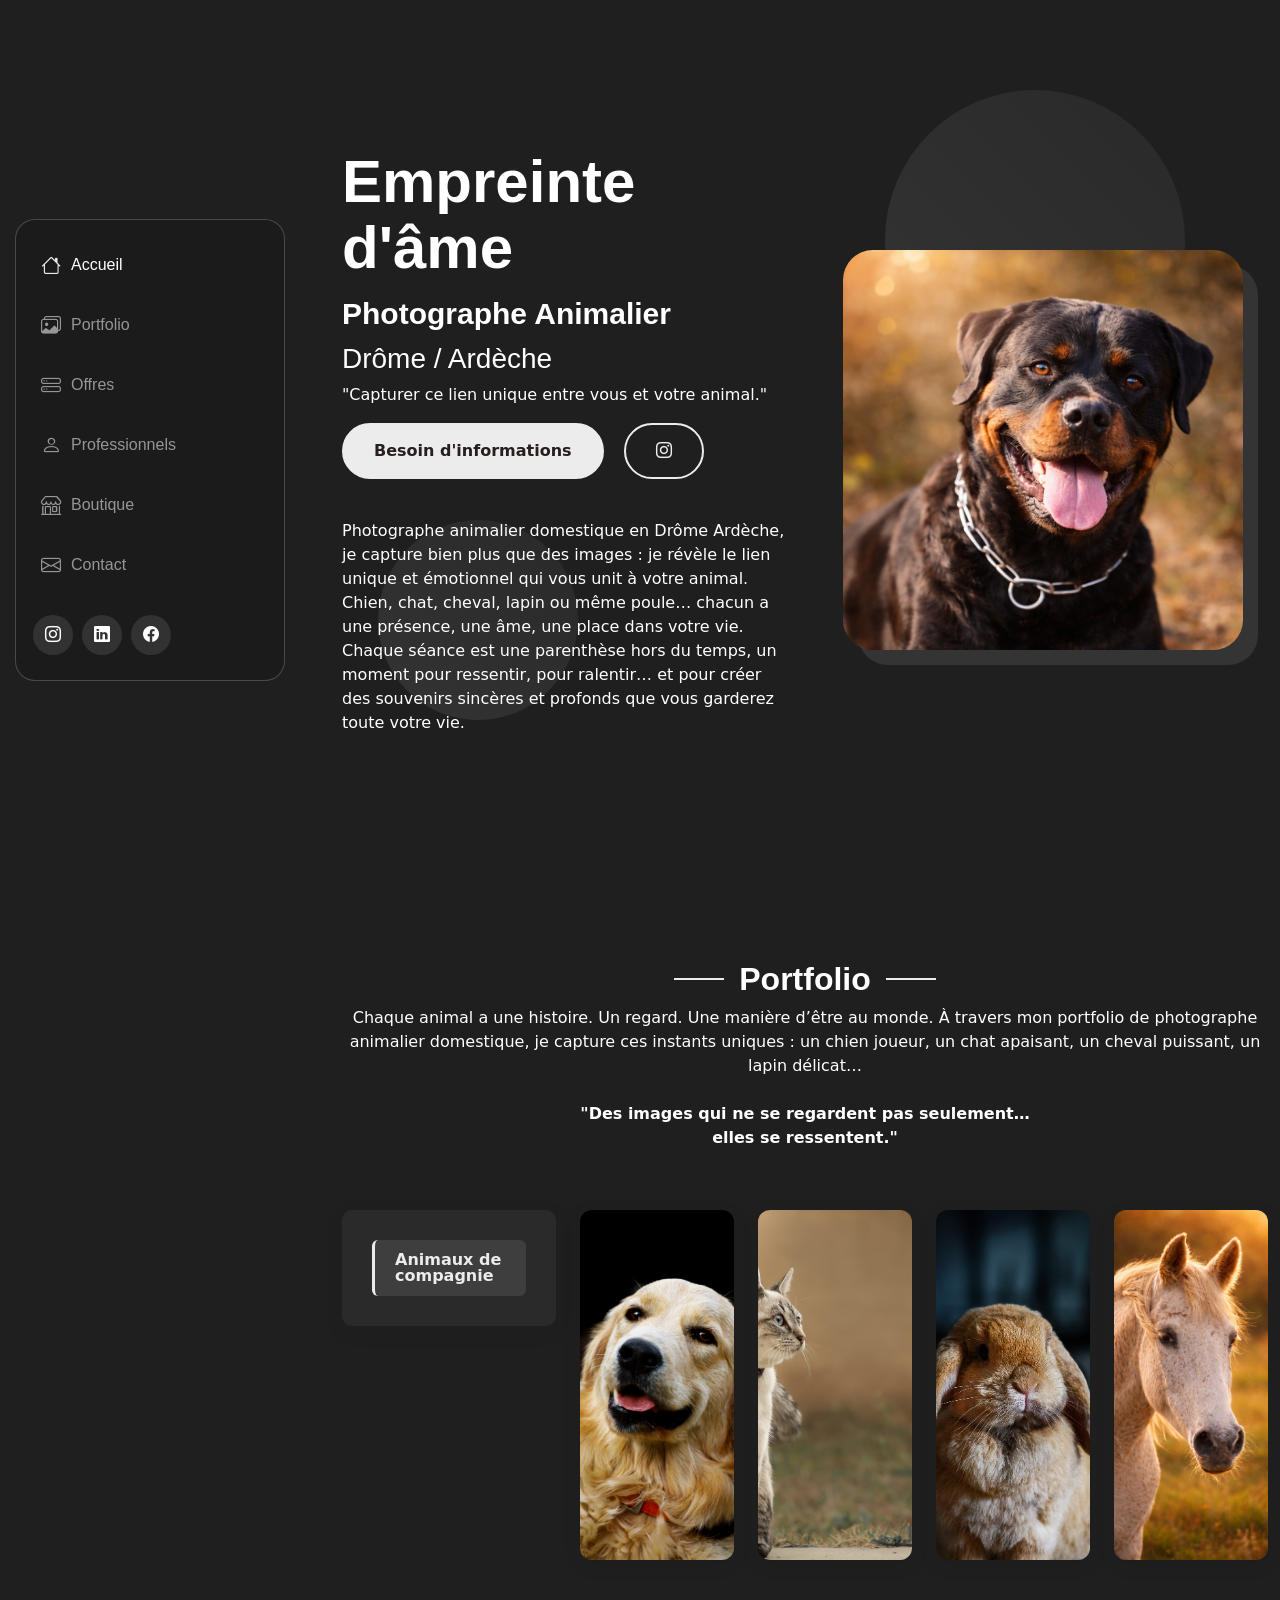
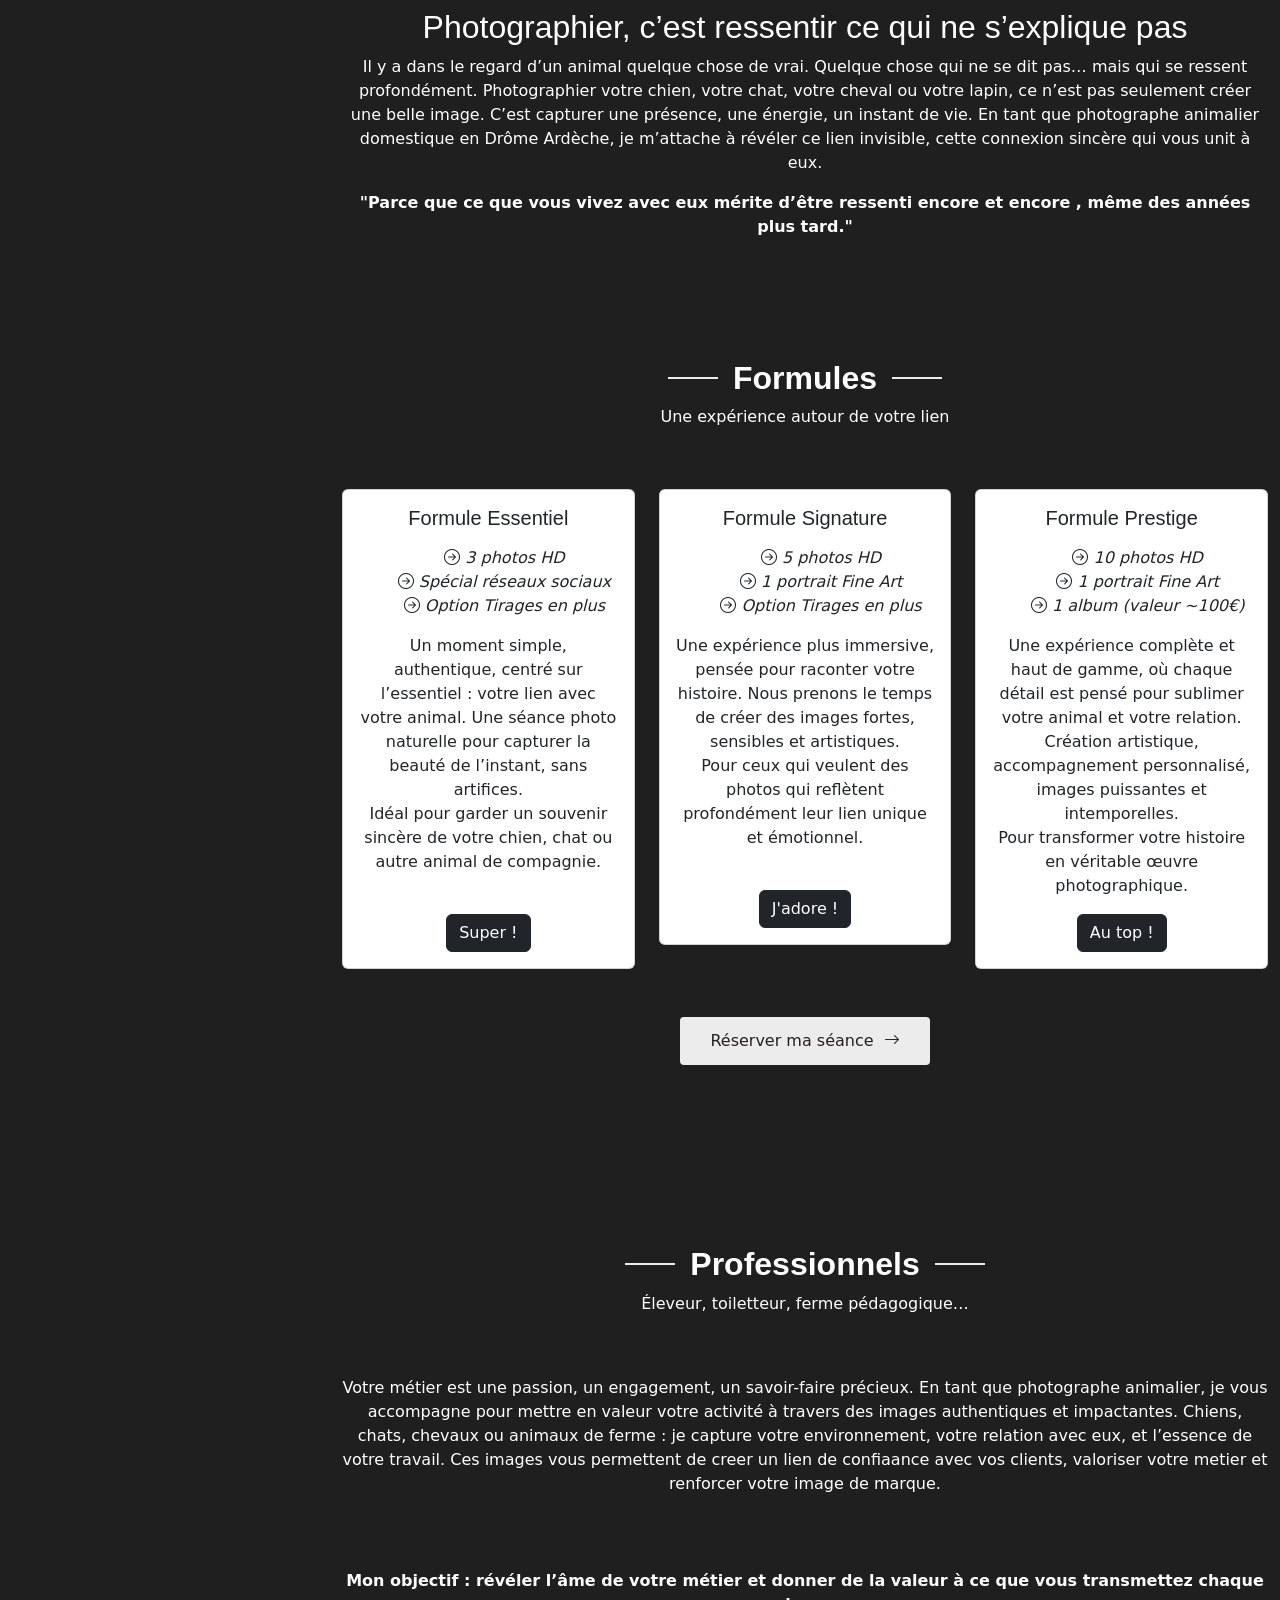
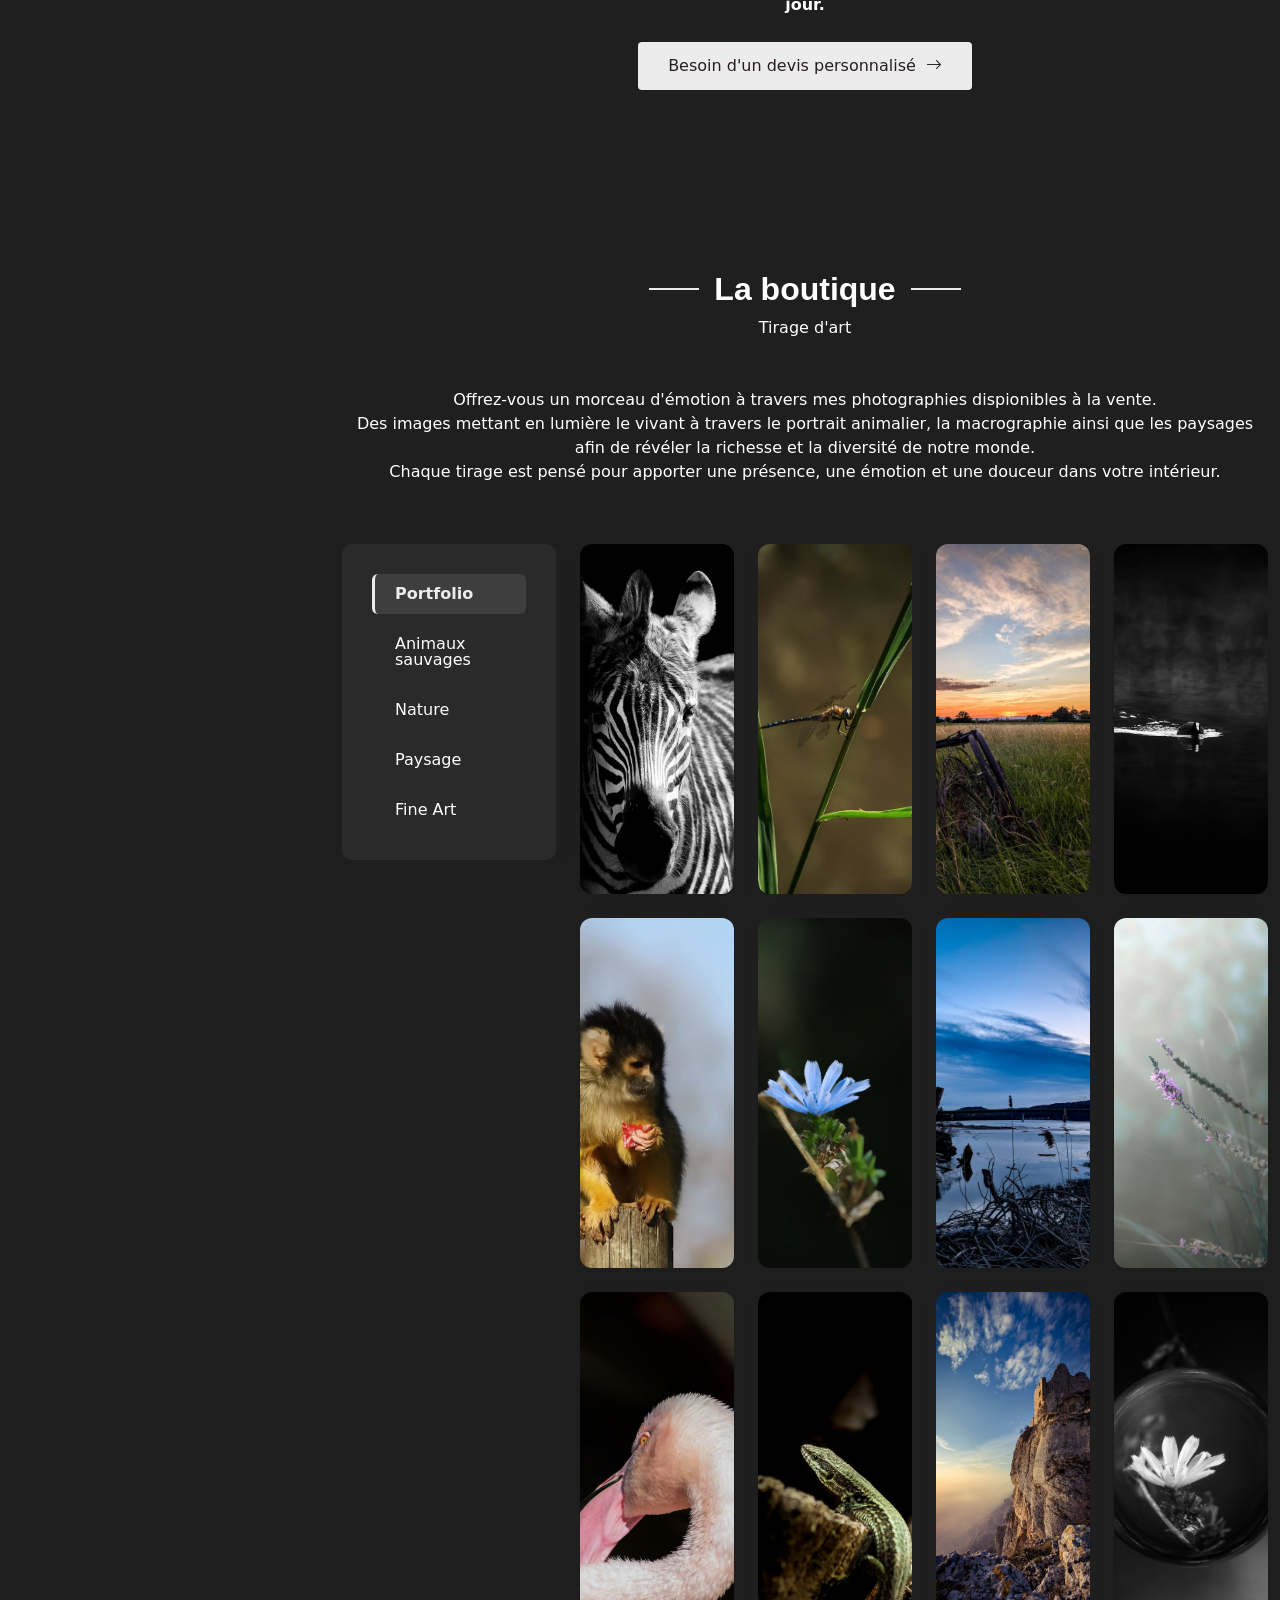
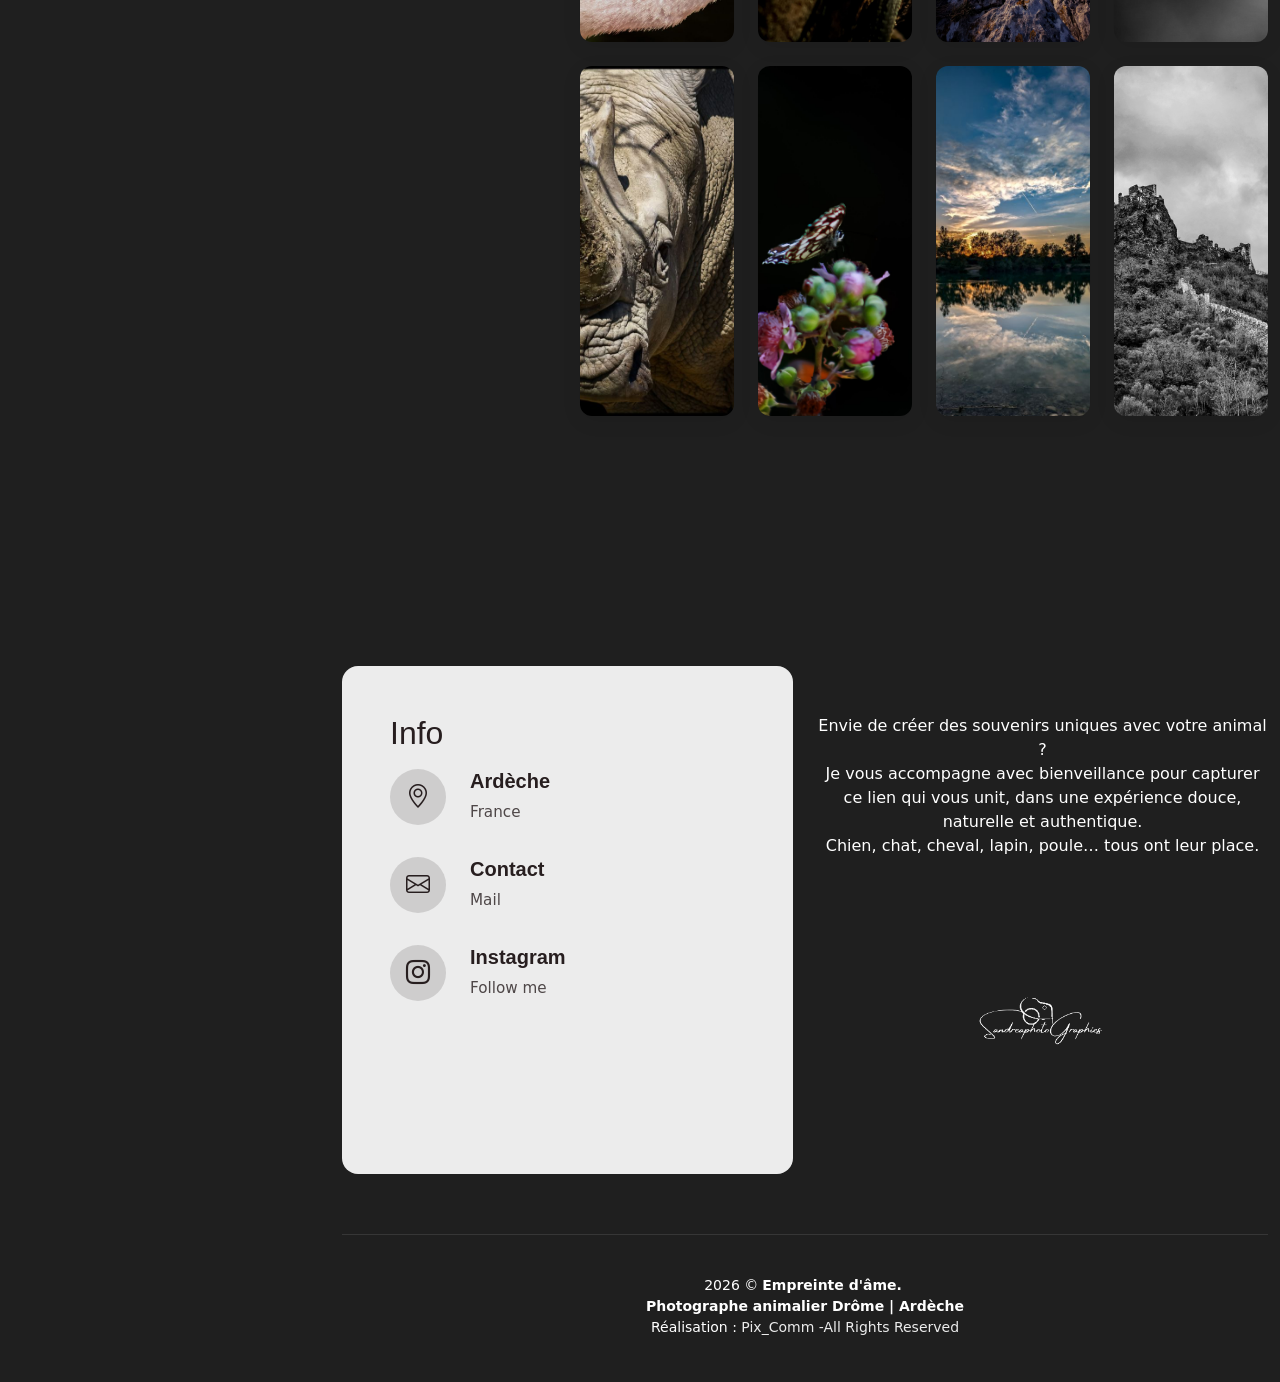
<file: index.html>
<!DOCTYPE html>
<html lang="fr">

<head>
  <meta charset="utf-8">
  <meta content="width=device-width, initial-scale=1.0" name="viewport">
  <title>Photographe animalier Drôme Ardèche – Capturer l’âme de votre animal | Empreinte d’Âme</title>
  <meta name="description" content="Photographe animalier domestique en Drôme Ardèche, je capture le lien unique et émotionnel entre vous et votre animal (chien, chat, cheval, lapin). 
                Séances photo authentiques et souvenirs intemporels.">
  <meta name="keywords" content="photographe animalier Drôme Ardèche, photographe chien Drôme, photographe chat Ardèche, 
            photographe cheval, photographe animaux domestiques, séance photo animalier, portrait animalier, photographie chien chat cheval lapin poule,
            photographe animaux de compagnie France">
  <meta name="google-site-verification" content="VG7jOBOepQe0kH_Tfv3zqNnx1rL4jTF2MwnRPEmNbNo" />
  <!-- Favicons -->
  <link href="assets/img/favicon.png" rel="icon">
  <link href="assets/img/apple-touch-icon.png" rel="apple-touch-icon">

  <!-- Fonts -->
  <link href="https://fonts.googleapis.com" rel="preconnect">
  <link href="https://fonts.gstatic.com" rel="preconnect" crossorigin>
  <link href="https://fonts.googleapis.com/css2?family=Changa+One:ital@0;1&display=swap" rel="stylesheet">

  <!--link href="https://fonts.googleapis.com/css2?family=Roboto:ital,wght@0,100;0,300;0,400;0,500;0,700;0,900;1,100;1,300;1,400;1,500;1,700;1,900&family=Ubuntu:ital,wght@0,300;0,400;0,500;0,700;1,300;1,400;1,500;1,700&family=Nunito:ital,wght@0,200;0,300;0,400;0,500;0,600;0,700;0,800;0,900;1,200;1,300;1,400;1,500;1,600;1,700;1,800;1,900&display=swap" rel="stylesheet">

  <!-- Vendor CSS Files -->
  <link href="assets/vendor/bootstrap/css/bootstrap.min.css" rel="stylesheet">
  <link href="assets/vendor/bootstrap-icons/bootstrap-icons.css" rel="stylesheet">
  <link href="assets/vendor/aos/aos.css" rel="stylesheet">
  <link href="assets/vendor/glightbox/css/glightbox.min.css" rel="stylesheet">
  <link href="assets/vendor/swiper/swiper-bundle.min.css" rel="stylesheet">

  <!-- Main CSS File -->
  <link href="assets/css/main.css" rel="stylesheet">

  <!-- =======================================================
  * Template Name: SnapFolio
  * Template URL: https://bootstrapmade.com/snapfolio-bootstrap-portfolio-template/
  * Updated: Jul 21 2025 with Bootstrap v5.3.7
  * Author: BootstrapMade.com
  * License: https://bootstrapmade.com/license/
  ======================================================== -->
</head>

<body class="index-page">

  <header id="header" class="header dark-background d-flex flex-column justify-content-center">
    <i class="header-toggle d-xl-none bi bi-list"></i>

    <div class="header-container d-flex flex-column align-items-start">
      <nav id="navmenu" class="navmenu">
        <ul>
          <li><a href="#hero" class="active"><i class="bi bi-house navicon"></i>Accueil</a></li>
          <li><a href="#portfolio" class="active"><i class="bi bi-images navicon"></i>Portfolio</a></li>
          <li><a href="#formules"><i class="bi bi-hdd-stack navicon"></i>Offres</a></li>
          <li><a href="#professionnels"><i class="bi bi-person navicon"></i>Professionnels</a></li>
          <li><a href="#boutique"><i class="bi bi-shop navicon"></i> Boutique</a></li>
          <li><a href="#contact"><i class="bi bi-envelope navicon"></i> Contact</a></li>
        </ul>
      </nav>

      <div class="social-links text-center">
        <a href="https://www.instagram.com/sandrea_photographies/" class="instagram"><i class="bi bi-instagram"></i></a>
        <a href="https://www.linkedin.com/in/sandra-gonzalez-freelance/" class="linkedin"><i class="bi bi-linkedin"></i></a>
        <a href="https://www.facebook.com/sandrea.photographies/" class="facebook"><i class="bi bi-facebook"></i></a>
      </div>

    </div>

  </header>

  <main class="main">
    <!-- Hero Section -->
    <section id="hero" class="hero section">

      <div class="background-elements">
        <div class="bg-circle circle-1"></div>
        <div class="bg-circle circle-2"></div>
      </div>

      <div class="hero-content">

        <div class="container">
          <div class="row align-items-center">

            <div class="col-lg-6" data-aos="fade-right" data-aos-delay="100">
              <div class="hero-text">
                <h1>Empreinte d'âme</h1>
                <h2>Photographe Animalier</h2>
                <h3>Drôme / Ardèche</h3>
                <p>"Capturer ce lien unique entre vous et votre animal."</p>
                <div class="hero-actions">
                  <a href="mailto:sandrea.pix@gmail.com" class="btn btn-primary">Besoin d'informations</a>
                  <a href="https://www.instagram.com/sandrea_photographies/" class="btn btn-outline"><i class="bi bi-instagram"></i></a>
                </div>
                <p>Photographe animalier domestique en Drôme Ardèche, je capture bien plus que des images : je révèle le lien unique et émotionnel qui vous unit à votre animal. 
                  Chien, chat, cheval, lapin ou même poule… chacun a une présence, une âme, une place dans votre vie.
                <br>
                Chaque séance est une parenthèse hors du temps, un moment pour ressentir, pour ralentir… et pour créer des souvenirs sincères et profonds que vous garderez toute votre vie.</p>
              </div>
            </div>

            <div class="col-lg-6" data-aos="fade-left" data-aos-delay="200">
              <div class="hero-visual">
                <div class="profile-container">
                  <div class="profile-background"></div>
                  <img src="assets/img/profile/portrait_animalier.jpg" alt="Sandrea" class="profile-image">
                </div>
              </div>
            </div>
          </div>   
        </div>
      </div>
    </section>
      <!--End hero section-->

    <!-- Portfolio Section -->
    <section id="portfolio" class="portfolio section">

      <!-- Section Title -->
      <div class="container section-title" data-aos="fade-up">
        <h2>Portfolio</h2>
        <p>Chaque animal a une histoire. Un regard. Une manière d’être au monde.
        À travers mon portfolio de photographe animalier domestique, je capture ces instants uniques :
        un chien joueur, un chat apaisant, un cheval puissant, un lapin délicat…</p>
        <br><strong>"Des images qui ne se regardent pas seulement… <br>elles se ressentent."</strong>
      </div><!-- End Section Title -->

      <div class="container" data-aos="fade-up" data-aos-delay="100">

        <div class="isotope-layout" data-default-filter="*" data-layout="masonry" data-sort="original-order">

          <div class="row">
             <div class="col-lg-3 filter-sidebar">
              <div class="filters-wrapper" data-aos="fade-right" data-aos-delay="150">
                <ul class="portfolio-filters isotope-filters">
                  <li data-filter="*" class="filter-active">Animaux de compagnie</li>
                  <!--<li data-filter=".filter-photography">Chien</li>
                  <li data-filter=".filter-design">Chat</li>
                  <li data-filter=".filter-automotive">Cheval</li>
                  <li data-filter=".filter-nature">NAC</li> -->
                </ul>
              </div>
            </div>

            <div class="col-lg-9">
              <div class="row gy-4 portfolio-container isotope-container" data-aos="fade-up" data-aos-delay="200">

                <div class="col-lg-3 col-md-3 portfolio-item isotope-item filter-photography">
                  <div class="portfolio-wrap">
                    <img src="assets/img/portfolio/happy_portrait.jpg" class="img-fluid" alt="Portfolio Image" loading="lazy">
                    <div class="portfolio-info">
                      <div class="content">
                        <span class="category">Happy</span>
                        <div class="portfolio-links">
                          <a href="assets/img/portfolio/happy_portrait.jpg" class="glightbox" title=""><i class="bi bi-plus-lg">
                          </i></a>
                          <!--a href="portfolio-details.html" title="More Details"><i class="bi bi-arrow-right"></i></a-->
                        </div>
                      </div>
                    </div>
                  </div>
                </div><!-- End Portfolio Item -->

                <div class="col-lg-3 col-md-3 portfolio-item isotope-item filter-design">
                  <div class="portfolio-wrap">
                    <img src="assets/img/portfolio/mimichat.jpg" class="img-fluid" alt="Portfolio Image" loading="lazy">
                    <div class="portfolio-info">
                      <div class="content">
                        <span class="category">Mimichat</span>
                        <div class="portfolio-links">
                          <a href="assets/img/portfolio/mimichat.jpg" class="glightbox" title=""><i class="bi bi-plus-lg"></i></a>
                          <!--<a href="portfolio-details.html" title="More Details"><i class="bi bi-arrow-right"></i></a>-->
                        </div>
                      </div>
                    </div>
                  </div>
                </div><!-- End Portfolio Item -->

                <div class="col-lg-3 col-md-3 portfolio-item isotope-item filter-automotive">
                  <div class="portfolio-wrap">
                    <img src="assets/img/portfolio/moumoute_portrait.jpg" class="img-fluid" alt="Portfolio Image" loading="lazy">
                    <div class="portfolio-info">
                      <div class="content">
                        <span class="category">Moumoute</span>
                        <div class="portfolio-links">
                          <a href="assets/img/portfolio/moumoute_portrait.jpg" class="glightbox" title=""><i class="bi bi-plus-lg"></i></a>
                        </div>
                      </div>
                    </div>
                  </div>
                </div> <!-- End Portfolio Item -->

              <div class="col-lg-3 col-md-3 portfolio-item isotope-item filter-nature">
                  <div class="portfolio-wrap">
                    <img src="assets/img/portfolio/solstice_regard.jpg" class="img-fluid" alt="Portfolio Image" loading="lazy">
                    <div class="portfolio-info">
                      <div class="content">
                        <span class="category">Solstice</span>
                        <div class="portfolio-links">
                          <a href="assets/img/portfolio/solstice_regard.jpg" class="glightbox" title=""><i class="bi bi-plus-lg"></i></a>
                        </div>
                      </div>
                    </div>
                  </div>
              </div><!-- End Portfolio Container -->
            </div>
          </div>
        </div>
      </div>
      <div class="text-center mt-5">
        <h2>Photographier, c’est ressentir ce qui ne s’explique pas</h2>
          <p>Il y a dans le regard d’un animal quelque chose de vrai. Quelque chose qui ne se dit pas… mais qui se ressent profondément.
          Photographier votre chien, votre chat, votre cheval ou votre lapin, ce n’est pas seulement créer une belle image.
          C’est capturer une présence, une énergie, un instant de vie.
          En tant que photographe animalier domestique en Drôme Ardèche, je m’attache à révéler ce lien invisible, cette connexion sincère qui vous unit à eux.</p>
          <strong>"Parce que ce que vous vivez avec eux mérite d’être ressenti encore et encore , même des années plus tard."</strong>
        </div>
    </section><!-- /Portfolio Section -->

     <!--Section formules-->
    <section id="formules" class="services section">
      <div class="container section-title" data-aos="fade-up">
        <h2>Formules</h2>
        <p>Une expérience autour de votre lien</p>
      </div>

      <div class="container" data-aos="fade-up" data-aos-delay="100">

        <div class="service-header">
          <div class="row align-items-center">
            <div row-lg-6 col-md-12 >
                    <div class="row text-center justify-content-center">

                      <div class="col-sm-4 mb-3 mb-sm-0">
                        <div class="card">
                          <div class="card-body">
                            <h5 class="card-title mb-3">Formule Essentiel</h5>
                            <ul>
                              <i class="bi bi-arrow-right-circle"> 3 photos HD</i></a><br>
                              <i class="bi bi-arrow-right-circle"> Spécial réseaux sociaux</i></a><br>
                              <i class="bi bi-arrow-right-circle"> Option Tirages en plus</i>
                            </ul>
                            <p class="card-text"></p>
                              Un moment simple, authentique, centré sur l’essentiel : votre lien avec votre animal.
                                Une séance photo naturelle pour capturer la beauté de l’instant, sans artifices.
                                <br>Idéal pour garder un souvenir sincère de votre chien, chat ou autre animal de compagnie.</p>
                           <br>
                                <a href="#" class="btn btn-dark">Super !</a>
                          </div>
                        </div>
                      </div>

                      <div class="col-sm-4 mb-3 mb-sm-0">
                        <div class="card">
                          <div class="card-body">
                            <h5 class="card-title mb-3" >Formule Signature</h5>
                             <ul>
                              <i class="bi bi-arrow-right-circle"> 5 photos HD</i></a><br>
                              <i class="bi bi-arrow-right-circle"> 1 portrait Fine Art</i></a><br>
                              <i class="bi bi-arrow-right-circle"> Option Tirages en plus</i>
                            </ul>
                            <p class="card-text">Une expérience plus immersive, pensée pour raconter votre histoire.
                              Nous prenons le temps de créer des images fortes, sensibles et artistiques.
                              <br>Pour ceux qui veulent des photos qui reflètent profondément leur lien unique et émotionnel.</p>
                            <br>
                              <a href="#" class="btn btn-dark">J'adore !</a>
                          </div>
                        </div>
                      </div>

                      <div class="col-sm-4 mb-3 mb-sm-0">
                        <div class="card">
                          <div class="card-body">
                            <h5 class="card-title mb-3">Formule Prestige</h5>
                             <ul>
                              <i class="bi bi-arrow-right-circle"> 10 photos HD</i></a><br>
                              <i class="bi bi-arrow-right-circle"> 1 portrait Fine Art</i></a><br>
                              <i class="bi bi-arrow-right-circle"> 1 album (valeur ~100€)</i>
                            </ul>
                            <p class="card-text">Une expérience complète et haut de gamme, où chaque détail est pensé pour sublimer votre animal et votre relation.
                                Création artistique, accompagnement personnalisé, images puissantes et intemporelles.
                                <br>Pour transformer votre histoire en véritable œuvre photographique.</p>
                            <a href="#" class="btn btn-dark">Au top !</a>
                          </div>
                        </div>
                      </div>
                      <div class="service-summary">
                <a href="https://calendly.com/sandrea-pix" class="service-btn mt-5">
                  Réserver ma séance
                  <i class="bi bi-arrow-right"></i>
                </a>
              </div>
                    </div>

           
            </div>
        </div>
      </div>

    </section> <!--End section professionnels-->

       <!--Section professionnels-->
    <section id="professionnels" class="services section">
      <div class="container section-title" data-aos="fade-up">
        <h2>Professionnels</h2>
        <p>Éleveur, toiletteur, ferme pédagogique…</p>
      </div>

      <div class="container" data-aos="fade-up" data-aos-delay="100">

        <div class="service-header">
          <div class="row align-items-center">
            <div class="col-lg-12 col-md-12 text-center justify-content-center">
              <div class="service-summary">
                <p>
                Votre métier est une passion, un engagement, un savoir-faire précieux.
                En tant que photographe animalier, je vous accompagne pour mettre en valeur votre activité à travers des images authentiques et impactantes.
                Chiens, chats, chevaux ou animaux de ferme : je capture votre environnement, votre relation avec eux, et l’essence de votre travail.
                Ces images vous permettent de creer un lien de confiaance avec vos clients, valoriser votre metier et renforcer votre image de marque.   
                </p>
                <p class="pt-5"><strong>Mon objectif : révéler l’âme de votre métier et donner de la valeur à ce que vous transmettez chaque jour.</strong></p>
              </div>
               <div class="service-summary">
                <a href="#contact" class="service-btn">
                  Besoin d'un devis personnalisé
                  <i class="bi bi-arrow-right"></i>
                </a>
              </div>
            </div>
        </div>
        </div>
    </section> <!--End section professionnels-->

    <!-- Boutique Section -->
    <section id="boutique" class="portfolio section">

      <!-- Section Title -->
      <div class="container section-title" data-aos="fade-up">
        <h2>La boutique</h2>
        <p>Tirage d'art</p>
        <p class="pt-5">Offrez-vous un morceau d'émotion à travers mes photographies dispionibles à la vente.<br>
          Des images mettant en lumière le vivant à travers le portrait animalier, la macrographie ainsi que les paysages
         afin de révéler la richesse et la diversité de notre monde.<br>
        Chaque tirage est pensé pour apporter une présence, une émotion et une douceur dans votre intérieur.
        </p>
      </div><!-- End Section Title -->

      <div class="container" data-aos="fade-up" data-aos-delay="100">

        <div class="isotope-layout" data-default-filter="*" data-layout="masonry" data-sort="original-order">

          <div class="row">
            <div class="col-lg-3 filter-sidebar">
              <div class="filters-wrapper" data-aos="fade-right" data-aos-delay="150">
                <ul class="portfolio-filters isotope-filters">
                  <li data-filter="*" class="filter-active">Portfolio</li>
                  <li data-filter=".filter-photography">Animaux sauvages</li>
                  <li data-filter=".filter-design">Nature</li>
                  <li data-filter=".filter-automotive">Paysage</li>
                  <li data-filter=".filter-nature">Fine Art</li>
                </ul>
              </div>
            </div>

            <div class="col-lg-9">
              <div class="row gy-4 portfolio-container isotope-container" data-aos="fade-up" data-aos-delay="200">

                <div class="col-lg-3 col-md-3 portfolio-item isotope-item filter-photography">
                  <div class="portfolio-wrap">
                    <img src="assets/img/boutique/animalier-1.jpg" class="img-fluid" alt="Portfolio Image" loading="lazy">
                    <div class="portfolio-info">
                      <div class="content">
                        <span class="category">Rayures d'âmes</span>
                        <div class="portfolio-links">
                          <a href="assets/img/boutique/animalier-1.jpg" class="glightbox" title="Dans le regard du zèbre se reflète l’équilibre du monde. Entre ombre et lumière, ses rayures dessinent une harmonie sacrée, rappelant la dualité de l’existence. Ce portrait capte un instant de silence, où la beauté brute de la nature rencontre une profondeur spirituelle, invitant à la contemplation et à l’introspection."><i class="bi bi-plus-lg">
                          </i></a>
                          <!--a href="portfolio-details.html" title="More Details"><i class="bi bi-arrow-right"></i></a-->
                        </div>
                      </div>
                    </div>
                  </div>
                </div><!-- End Portfolio Item -->

                <div class="col-lg-3 col-md-3 portfolio-item isotope-item filter-design">
                  <div class="portfolio-wrap">
                    <img src="assets/img/boutique/nature-1.jpg" class="img-fluid" alt="Portfolio Image" loading="lazy">
                    <div class="portfolio-info">
                      <div class="content">
                        <span class="category">Un instant de grâce</span>
                        <div class="portfolio-links">
                          <a href="assets/img/boutique/nature-1.jpg" class="glightbox" title="Posée sur le fil fragile d’une herbe, la libellule devient souffle. Ses ailes translucides captent la lumière comme une prière silencieuse, entre ciel et terre. Dans cet instant suspendu, le temps ralentit, invitant à la contemplation d’une beauté éphémère, presque sacrée. La nature se révèle dans sa plus grande délicatesse, là où le visible touche l’invisible."><i class="bi bi-plus-lg"></i></a>
                          <!--<a href="portfolio-details.html" title="More Details"><i class="bi bi-arrow-right"></i></a>-->
                        </div>
                      </div>
                    </div>
                  </div>
                </div><!-- End Portfolio Item -->

                <div class="col-lg-3 col-md-3 portfolio-item isotope-item filter-automotive">
                  <div class="portfolio-wrap">
                    <img src="assets/img/boutique/paysage-1.jpg" class="img-fluid" alt="Portfolio Image" loading="lazy">
                    <div class="portfolio-info">
                      <div class="content">
                        <span class="category">Mémoires des champs</span>
                        <div class="portfolio-links">
                          <a href="assets/img//paysage-1.jpg" class="glightbox" title="Quand le soleil se couche, le paysage se charge d’une présence invisible. Entre herbes, ciel et métal usé, le territoire révèle une spiritualité simple, née du travail et du temps."><i class="bi bi-plus-lg"></i></a>
                         <!-- <a href="portfolio-details.html" title="More Details"><i class="bi bi-arrow-right"></i></a> -->
                        </div>
                      </div>
                    </div>
                  </div>
                </div><!-- End Portfolio Item -->

                <div class="col-lg-3 col-md-3 portfolio-item isotope-item filter-nature">
                  <div class="portfolio-wrap">
                    <img src="assets/img/boutique/fine-art-1.jpg" class="img-fluid" alt="Portfolio Image" loading="lazy">
                    <div class="portfolio-info">
                      <div class="content">
                        <span class="category">L'instant où tout ralentit</span>
                        <div class="portfolio-links">
                          <a href="assets/img/boutique/fine-art-1.jpg" class="glightbox" title="Dans l’obscurité, une présence avance lentement. L’eau s’ouvre puis se referme, comme un souffle. Le vivant trace sa voie dans le silence,
                            rappelant que même dans la nuit la plus dense, quelque chose continue d’exister, humblement, pleinement."><i class="bi bi-plus-lg"></i></a>
                         <!-- <a href="portfolio-details.html" title="More Details"><i class="bi bi-arrow-right"></i></a> -->
                        </div>
                      </div>
                    </div>
                  </div>
                </div><!-- End Portfolio Item -->

                <div class="col-lg-3 col-md-3 portfolio-item isotope-item filter-photography">
                  <div class="portfolio-wrap">
                    <img src="assets/img/boutique/animalier-2.jpg" class="img-fluid" alt="Portfolio Image" loading="lazy">
                    <div class="portfolio-info">
                      <div class="content">
                        <span class="category">Pause gourmande</span>
                        <div class="portfolio-links">
                          <a href="assets/img/boutique/animalier-2.jpg" class="glightbox" title="À travers mon objectif, je vois le petit Samiri croquer le fruit comme on goûte à la vie pour la première fois. Je capte la lumière sur ses doigts, et j’y sens une prière silencieuse. Son regard absent me parle d’un monde intérieur vaste, ancien, sacré.En tant que photographe, je fige l’instant ; en tant qu’âme spirituelle, je le reçois. Ce fruit devient offrande, et Samiri, un messager de simplicité et de grâce.">
                          <i class="bi bi-plus-lg"></i></a>
                          <!--<a href="portfolio-details.html" title="More Details"><i class="bi bi-arrow-right"></i></a>-->
                        </div>

                      </div>
                    </div>
                  </div>
                </div><!-- End Portfolio Item -->

                <div class="col-lg-3 col-md-3 portfolio-item isotope-item filter-design">
                  <div class="portfolio-wrap">
                    <img src="assets/img/boutique/nature-2.jpg" class="img-fluid" alt="Portfolio Image" loading="lazy">
                    <div class="portfolio-info">
                      <div class="content">
                        <span class="category">Ombre et lumière</span>
                        <div class="portfolio-links">
                          <a href="assets/img/boutique/nature-2.jpg" class="glightbox" title="Seule, enracinée dans une terre discrète, cette fleur pousse là ou le regard passe sans s'arrêter. Un jour , la lumière descend, elle ne brusque rien. Elle se pose lentement, comme une présence bienveillante. La lumière ne change pas la fleur, elle révèle ce qui était déjà là."><i class="bi bi-plus-lg"></i></a>
                           <!-- <a href="portfolio-details.html" title="More Details"><i class="bi bi-arrow-right"></i></a> -->
                        </div>
                      </div>
                    </div>
                  </div>
                </div><!-- End Portfolio Item -->

                <div class="col-lg-3 col-md-3 portfolio-item isotope-item filter-automotive">
                  <div class="portfolio-wrap">
                    <img src="assets/img/boutique/paysage-2.jpg" class="img-fluid" alt="Portfolio Image" loading="lazy">
                    <div class="portfolio-info">
                      <div class="content">
                        <span class="category">Le toueur</span>
                        <div class="portfolio-links">
                          <a href="assets/img/boutique/paysage-2.jpg" class="glightbox" title=" Amarré au silence, le toueur, abandonné repose comme une âme fatiguée sur les eaux du Rhône. Sa coque marquée raconte les labeurs passés et les fidélités discrètes au courant du fleuve. Autour de lui, l’eau devient miroir du temps, lente et méditative. Dans son immobilité, le bateau semble encore prier le mouvement, écouter la voix du fleuve. Oublié des hommes, il demeure gardien humble d’une mémoire sacrée."><i class="bi bi-plus-lg"></i></a>
                         <!-- <a href="portfolio-details.html" title="More Details"><i class="bi bi-arrow-right"></i></a> -->
                        </div>
                      </div>
                    </div>
                  </div>
                </div><!-- End Portfolio Item -->

                <div class="col-lg-3 col-md-3 portfolio-item isotope-item filter-nature">
                  <div class="portfolio-wrap">
                    <img src="assets/img/boutique/fine-art-2.jpg" class="img-fluid" alt="Portfolio Image" loading="lazy">
                    <div class="portfolio-info">
                      <div class="content">
                        <span class="category">Artistique</span>
                        <div class="portfolio-links">
                          <a href="assets/img/boutique/fine-art-2.jpg" class="glightbox" title="Cette salicaire s’élève avec grâce, fine et vibrante, comme une prière végétale. Ses fleurs mauves, baignées de tons pastel, murmurent la douceur et l’harmonie. La composition délicate laisse l’arrière-plan se dissoudre pour mieux révéler sa présence. Dans mon regard spirituel, la salicaire incarne l’équilibre, l’écoute et la guérison subtile.Elle invite l’âme à se poser, à s’ouvrir, et à entrer dans un calme profondément vivant."><i class="bi bi-plus-lg"></i></a>
                         <!-- <a href="portfolio-details.html" title="More Details"><i class="bi bi-arrow-right"></i></a> -->
                        </div>
                      </div>
                    </div>
                  </div>
                </div><!-- End Portfolio Item -->

                 <div class="col-lg-3 col-md-3 portfolio-item isotope-item filter-photography">
                  <div class="portfolio-wrap">
                    <img src="assets/img/boutique/animalier-3.jpg" class="img-fluid" alt="Portfolio Image" loading="lazy">
                    <div class="portfolio-info">
                      <div class="content">
                        <span class="category">Portrait animalier</span>
                        <div class="portfolio-links">
                          <a href="assets/img/boutique/animalier-3.jpg" class="glightbox" title="Le flamant rose courbe son cou en un cercle presque parfait, comme un geste de méditation. Son œil doré capte celui du photographe, calme, attentif, sans crainte. Entre eux, le silence devient langage, plus fort que tout mouvement. La lumière glisse sur les plumes pâles, révélant une douceur fragile et sacrée. C’est un instant d’alignement, où l’observant et l’observé semblent partager la même âme."><i class="bi bi-plus-lg">
                          </i></a>
                          <!--a href="portfolio-details.html" title="More Details"><i class="bi bi-arrow-right"></i></a-->
                        </div>
                      </div>
                    </div>
                  </div>
                </div><!-- End Portfolio Item -->

                <div class="col-lg-3 col-md-3 portfolio-item isotope-item filter-design">
                  <div class="portfolio-wrap">
                    <img src="assets/img/boutique/nature-3.jpg" class="img-fluid" alt="Portfolio Image" loading="lazy">
                    <div class="portfolio-info">
                      <div class="content">
                        <span class="category">Nature</span>
                        <div class="portfolio-links">
                          <a href="assets/img/boutique/nature-3.jpg" class="glightbox" title="Face à moi, ce lézard immobile se laisse observer, posé sur une souche. J'observe la précision de ses écailles, la tension calme de son corps aux aguets. Il m’offre une pause, un instant suspendu où le sauvage accepte ma présence. À travers mon regard de photographe, je saisis la lumière qui sculpte son silence, cette rencontre me rappelle l’art d’être là, pleinement, sans fuite ni attente."><i class="bi bi-plus-lg"></i></a>
                          <!--<a href="portfolio-details.html" title="More Details"><i class="bi bi-arrow-right"></i></a>-->
                        </div>
                      </div>
                    </div>
                  </div>
                </div><!-- End Portfolio Item -->

                <div class="col-lg-3 col-md-3 portfolio-item isotope-item filter-automotive">
                  <div class="portfolio-wrap">
                    <img src="assets/img/boutique/paysage-3.jpg" class="img-fluid" alt="Portfolio Image" loading="lazy">
                    <div class="portfolio-info">
                      <div class="content">
                        <span class="category">Crussol</span>
                        <div class="portfolio-links">
                          <a href="assets/img/boutique/paysage-3.jpg" class="glightbox" title="Au delà de son histoire, Crussol est un lieu d'énergie et de contemplation. En marchant entre ses tours effondrées et ses remparts anciens, on ressens le passage du temps, la force de la nature et la preésence de ceux qui ont vécu ici avant nous. Ce château nous rappelle que chaque pierre porte une histoire."><i class="bi bi-plus-lg"></i></a>
                         <!-- <a href="portfolio-details.html" title="More Details"><i class="bi bi-arrow-right"></i></a> -->
                        </div>
                      </div>
                    </div>
                  </div>
                </div><!-- End Portfolio Item -->

                 <div class="col-lg-3 col-md-3 portfolio-item isotope-item filter-nature">
                  <div class="portfolio-wrap">
                    <img src="assets/img/boutique/fine-art-3.jpg" class="img-fluid" alt="Portfolio Image" loading="lazy">
                    <div class="portfolio-info">
                      <div class="content">
                        <span class="category">Artistique</span>
                        <div class="portfolio-links">
                          <a href="assets/img/boutique/fine-art-3.jpg" class="glightbox" title="Dans le silence du noir et blanc, cette fleur s’ouvre comme une lumière intérieure. J’ai choisi l’absence de couleur pour révéler l’essentiel, la forme et le souffle. La bulle devient un écrin fragile, un monde suspendu hors du temps.Elle protège l’instant, comme une méditation visuelle offerte au regard. Entre matière et esprit, la fleur murmure la beauté éphémère de l’instant présent."><i class="bi bi-plus-lg"></i></a>
                         <!-- <a href="portfolio-details.html" title="More Details"><i class="bi bi-arrow-right"></i></a> -->
                        </div>
                      </div>
                    </div>
                  </div>
                </div><!-- End Portfolio Item -->

                  <div class="col-lg-3 col-md-3 portfolio-item isotope-item filter-photography">
                  <div class="portfolio-wrap">
                    <img src="assets/img/boutique/animalier-4.jpg" class="img-fluid" alt="Portfolio Image" loading="lazy">
                    <div class="portfolio-info">
                      <div class="content">
                        <span class="category">Portrait animalier</span>
                        <div class="portfolio-links">
                          <a href="assets/img/boutique/animalier-4.jpg" class="glightbox" title="Dans le regard du rhinocéros, je lis une fatigue ancienne, lourde de silences. Il me fixe comme pour témoigner d’un monde qui disparaît lentement sous nos pas. Sa présence massive porte une fragilité que l’on oublie trop souvent. Ce regard devient un appel, une prière muette pour le vivant. À travers la photo, sa voix d’extinction traverse le cadre et nous demande de nous souvenir."><i class="bi bi-plus-lg">
                          </i></a>
                          <!--a href="portfolio-details.html" title="More Details"><i class="bi bi-arrow-right"></i></a-->
                        </div>
                      </div>
                    </div>
                  </div>
                </div><!-- End Portfolio Item -->

                <div class="col-lg-3 col-md-3 portfolio-item isotope-item filter-design">
                  <div class="portfolio-wrap">
                    <img src="assets/img/boutique/nature-4.jpg" class="img-fluid" alt="Portfolio Image" loading="lazy">
                    <div class="portfolio-info">
                      <div class="content">
                        <span class="category">Nature</span>
                        <div class="portfolio-links">
                          <a href="assets/img/boutique/nature-4.jpg" class="glightbox" title="Le papillon demi-deuil s’est posé sur la fleur comme un souffle entre deux mondes. Ses ailes noires bordées de blanc racontent la fragilité et l’équilibre du vivant. La photo capture cet instant de grâce où le mouvement accepte l’immobilité. Spirituellement, il devient messager de transformation et de passage. Dans ce face-à-face silencieux, la fleur et le papillon murmurent la beauté de l’éphémère."><i class="bi bi-plus-lg"></i></a>
                          <!--<a href="portfolio-details.html" title="More Details"><i class="bi bi-arrow-right"></i></a>-->
                        </div>
                      </div>
                    </div>
                  </div>
                </div><!-- End Portfolio Item -->

                <div class="col-lg-3 col-md-3 portfolio-item isotope-item filter-automotive">
                  <div class="portfolio-wrap">
                    <img src="assets/img/boutique/paysage-4.jpg" class="img-fluid" alt="Portfolio Image" loading="lazy">
                    <div class="portfolio-info">
                      <div class="content">
                        <span class="category">Paysage</span>
                        <div class="portfolio-links">
                          <a href="assets/img/boutique/paysage-4.jpg" class="glightbox" title="Le soleil se couche lentement, offrant ses dernières lueurs aux arbres et aux nuages. Leur reflet dans l’eau crée un miroir paisible, comme un monde inversé et sacré. La photo saisit cet instant où le ciel et la terre se rejoignent en silence. Spirituellement, ce reflet invite à l’introspection et à l’alignement intérieur. Le jour s’efface, laissant place à une paix douce et contemplative."><i class="bi bi-plus-lg"></i></a>
                         <!-- <a href="portfolio-details.html" title="More Details"><i class="bi bi-arrow-right"></i></a> -->
                        </div>
                      </div>
                    </div>
                  </div>
                </div><!-- End Portfolio Item -->

                <div class="col-lg-3 col-md-3 portfolio-item isotope-item filter-nature">
                  <div class="portfolio-wrap">
                    <img src="assets/img/boutique/fine-art-4.jpg" class="img-fluid" alt="Portfolio Image" loading="lazy">
                    <div class="portfolio-info">
                      <div class="content">
                        <span class="category">Monochrome</span>
                        <div class="portfolio-links">
                          <a href="assets/img/boutique/fine-art-4.jpg" class="glightbox" title="En noir et blanc, Rochemaure parle en silence. Les ruines s’élèvent comme une prière de pierre. La lumière divine glisse sur les remparts fatigués. Le passé murmure à ceux qui savent écouter. Ici, l’âme trouve un refuge hors du temps."><i class="bi bi-plus-lg"></i></a>
                         <!-- <a href="portfolio-details.html" title="More Details"><i class="bi bi-arrow-right"></i></a> -->
                        </div>
                      </div>
                    </div>
                  </div>
                </div><!-- End Portfolio Item -->

              </div><!-- End Portfolio Container -->
            </div>
          </div>

        </div>

      </div>

    </section><!-- /Portfolio Section -->

    <!-- Contact Section -->
    <section id="contact" class="contact section">

      <!-- Section Title -->
      <div class="container section-title" data-aos="fade-up">
        <h2>Contact</h2>
        <p>Réserver votre séance photo animale en Drôme Ardèche</p>
      </div><!-- End Section Title -->

      <div class="container">
        <di class="row g-4 g-lg-6">
          <div class="col-lg-6">
            <div class="info-box">
              <h3>Info</h3> 

              <div class="info-item">
                <div class="icon-box">
                  <a href="https://www.google.com/maps/place/Ard%C3%A8che" target="_blank"><i class="bi bi-geo-alt"></i></a>
                </div>
                <div class="content">
                  <h4><a href="https://www.google.com/maps/place/Ard%C3%A8che" target="_blank">Ardèche</a></h4>
                  <p>France</p>
                </div>
              </div>

              <div class="info-item">
                <div class="icon-box">
                   <a href="mailto:sandrea.pix@gmail.com" class="instagram"><i class="bi bi-envelope"></i></a>
                </div>
                <div class="content">
                  <h4><a href="mailto:sandrea.pix@gmail.com">Contact</a></h4>
                  <p>Mail</p>
                </div>
              </div>

                <div class="info-item">
                <div class="icon-box">
                 <a href="https://www.instagram.com/sandrea_photographies/" class="instagram"><i class="bi bi-instagram"></i></a>
                </div>
                <div class="content">
                  <h4><a href="https://www.instagram.com/sandrea_photographies/">Instagram</a></h4>
                  <p>Follow me</p>
                </div>
              </div>
            </div>
            </div>
         <div class="col-lg-6 pt-5">
          <p class=" text-center">Envie de créer des souvenirs uniques avec votre animal ? <br>
          Je vous accompagne avec bienveillance pour capturer ce lien qui vous unit, dans une expérience douce, naturelle et authentique.
          <br>Chien, chat, cheval, lapin, poule… tous ont leur place.</p>
           <div class="text-center">
          <img src="assets/img/logo.png" alt="Sandrea_photographies" class="profile-image" width="300" height="300">
          </div>
         </div>
        </div>
      </div>
    </section><!-- /Contact Section -->

  </main>

  <footer id="footer" class="footer position-relative">

    <div class="container">
      <div class="copyright text-center ">
        <p>2026 ©<strong class="px-1 sitename">Empreinte d'âme.</strong>
         <br><strong class="px-1 sitename">Photographe animalier Drôme | Ardèche</strong>
        <p> Réalisation : <a href="https://sandrea-g.github.io/Pix-comm-Studio-freelance/">Pix_Comm -All Rights Reserved</a></p>
      </div>
      <div class="credits">
        <!-- All the links in the footer should remain intact. -->
        <!-- You can delete the links only if you've purchased the pro version. -->
        <!-- Licensing information: https://bootstrapmade.com/license/ -->
        <!-- Purchase the pro version with working PHP/AJAX contact form: [buy-url] -->
        <!--Designed by <a href="https://bootstrapmade.com/">BootstrapMade</a>-->
      </div>
    </div>

  </footer>

  <!-- Scroll Top -->
  <a href="#" id="scroll-top" class="scroll-top d-flex align-items-center justify-content-center"><i class="bi bi-arrow-up-short"></i></a>

  <!-- Preloader -->
  <div id="preloader"></div>

  <!-- Vendor JS Files -->
  <script src="assets/vendor/bootstrap/js/bootstrap.bundle.min.js"></script>
  <script src="assets/vendor/php-email-form/validate.js"></script>
  <script src="assets/vendor/aos/aos.js"></script>
  <script src="assets/vendor/typed.js/typed.umd.js"></script>
  <script src="assets/vendor/purecounter/purecounter_vanilla.js"></script>
  <script src="assets/vendor/waypoints/noframework.waypoints.js"></script>
  <script src="assets/vendor/isotope-layout/isotope.pkgd.min.js"></script>
  <script src="assets/vendor/imagesloaded/imagesloaded.pkgd.min.js"></script>
  <script src="assets/vendor/glightbox/js/glightbox.min.js"></script>
  <script src="assets/vendor/swiper/swiper-bundle.min.js"></script>

  <!-- Main JS File -->
  <script src="assets/js/main.js"></script>

</body>

</html>
</file>
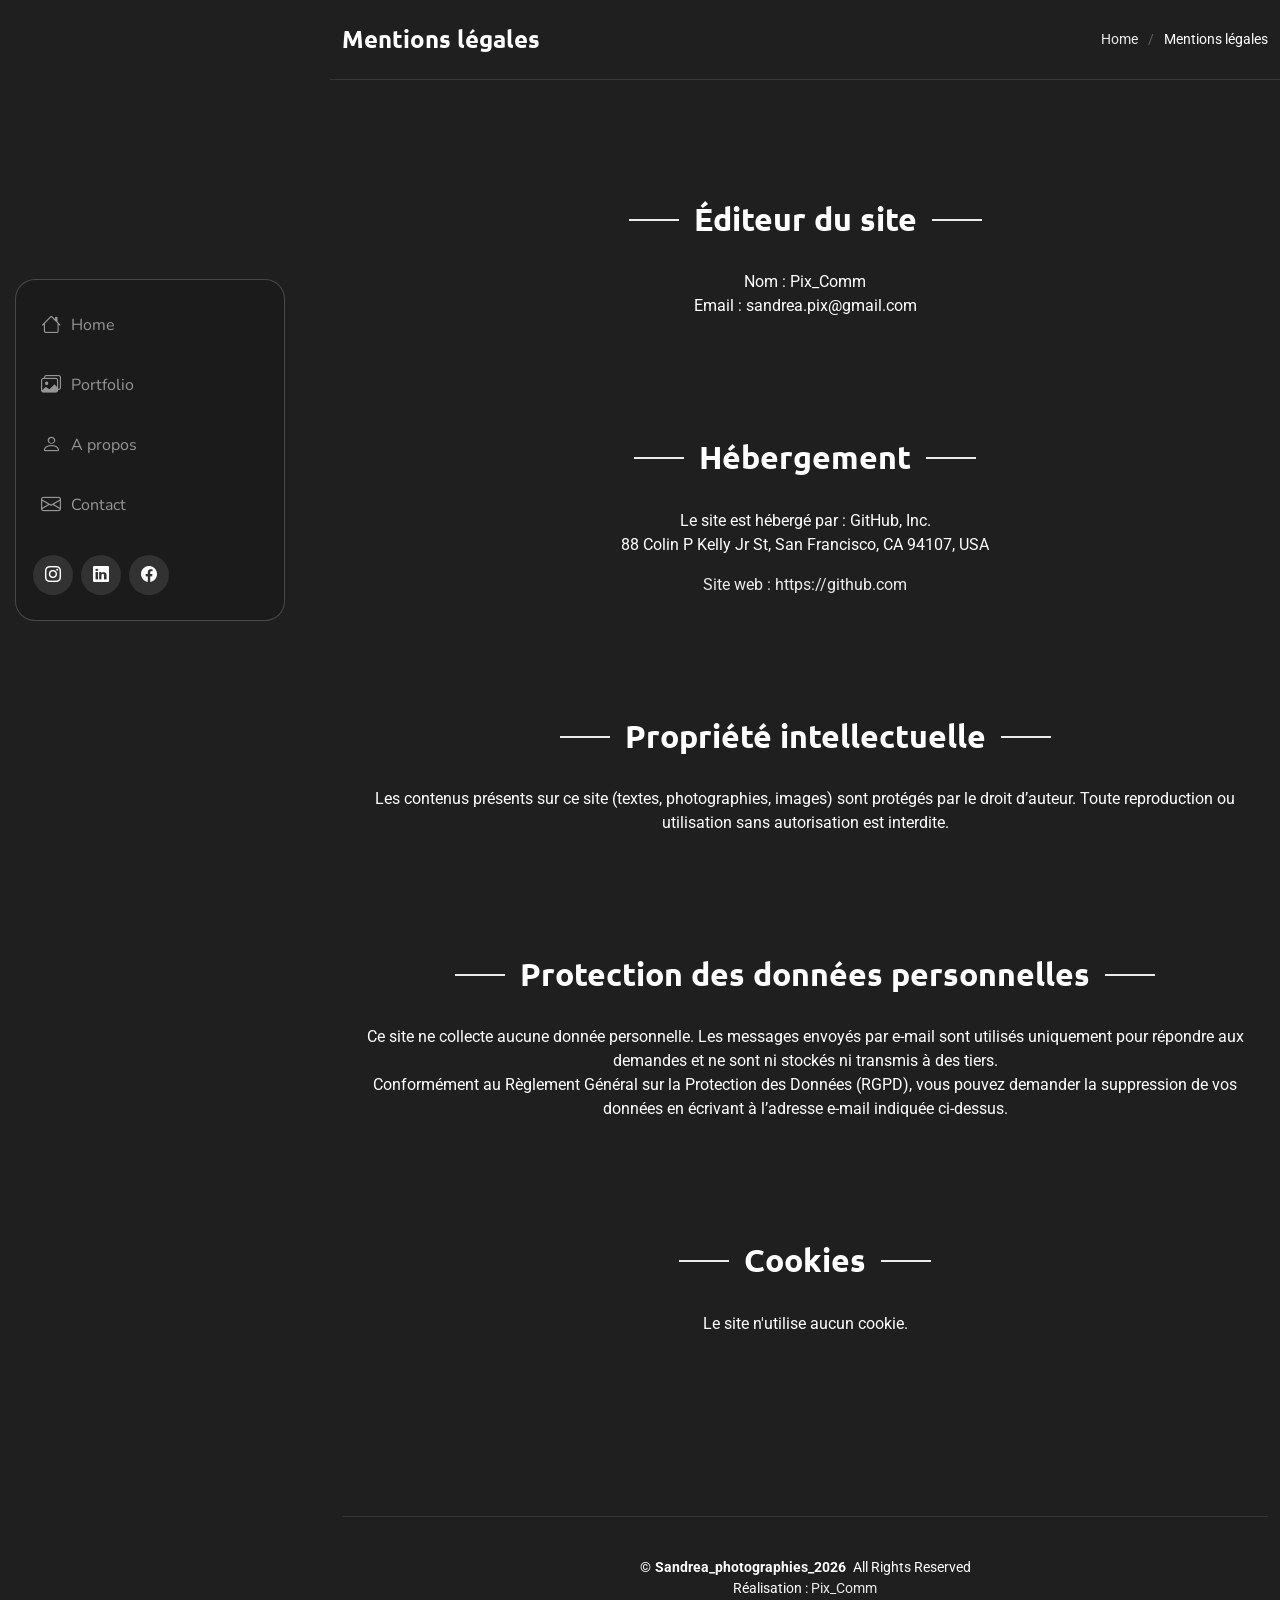
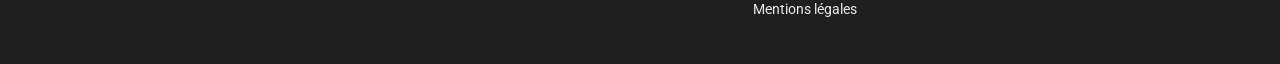
<file: page-mentions.html>
<!DOCTYPE html>
<html lang="fr">

<head>
  <meta charset="utf-8">
  <meta content="width=device-width, initial-scale=1.0" name="viewport">
  <title>Mentions légales</title>
  <meta name="description" content="">
  <meta name="keywords" content="">

  <!-- Favicons -->
  <link href="assets/img/favicon.png" rel="icon">
  <link href="assets/img/apple-touch-icon.png" rel="apple-touch-icon">

  <!-- Fonts -->
  <link href="https://fonts.googleapis.com" rel="preconnect">
  <link href="https://fonts.gstatic.com" rel="preconnect" crossorigin>
  <link href="https://fonts.googleapis.com/css2?family=Roboto:ital,wght@0,100;0,300;0,400;0,500;0,700;0,900;1,100;1,300;1,400;1,500;1,700;1,900&family=Ubuntu:ital,wght@0,300;0,400;0,500;0,700;1,300;1,400;1,500;1,700&family=Nunito:ital,wght@0,200;0,300;0,400;0,500;0,600;0,700;0,800;0,900;1,200;1,300;1,400;1,500;1,600;1,700;1,800;1,900&display=swap" rel="stylesheet">

  <!-- Vendor CSS Files -->
  <link href="assets/vendor/bootstrap/css/bootstrap.min.css" rel="stylesheet">
  <link href="assets/vendor/bootstrap-icons/bootstrap-icons.css" rel="stylesheet">
  <link href="assets/vendor/aos/aos.css" rel="stylesheet">
  <link href="assets/vendor/glightbox/css/glightbox.min.css" rel="stylesheet">
  <link href="assets/vendor/swiper/swiper-bundle.min.css" rel="stylesheet">

  <!-- Main CSS File -->
  <link href="assets/css/main.css" rel="stylesheet">

  <!-- =======================================================
  * Template Name: SnapFolio
  * Template URL: https://bootstrapmade.com/snapfolio-bootstrap-portfolio-template/
  * Updated: Jul 21 2025 with Bootstrap v5.3.7
  * Author: BootstrapMade.com
  * License: https://bootstrapmade.com/license/
  ======================================================== -->
</head>

<body class="starter-page-page">

  <header id="header" class="header dark-background d-flex flex-column justify-content-center">
    <i class="header-toggle d-xl-none bi bi-list"></i>

    <div class="header-container d-flex flex-column align-items-start">
      <nav id="navmenu" class="navmenu">
        <ul>
          <li><a href="index.html"><i class="bi bi-house navicon"></i>Home</a></li>
          <li><a href="index.html#portfolio"><i class="bi bi-images navicon"></i> Portfolio</a></li>
           <li><a href="index.html#about"><i class="bi bi-person navicon"></i> A propos</a></li>
          <li><a href="index.html#contact"><i class="bi bi-envelope navicon"></i> Contact</a></li>
        </ul>
      </nav>

      <div class="social-links text-center">
        <a href="https://www.instagram.com/sandrea_photographies/" class="instagram"><i class="bi bi-instagram"></i></a>
        <a href="https://www.linkedin.com/in/sandra-gonzalez-freelance/" class="linkedin"><i class="bi bi-linkedin"></i></a>
        <a href="https://www.facebook.com/sandrea.photographies/" class="facebook"><i class="bi bi-facebook"></i></a>
      </div>

    </div>

  </header>

  <main class="main">

    <!-- Page Title -->
    <div class="page-title dark-background">
      <div class="container d-lg-flex justify-content-between align-items-center">
        <h1 class="mb-2 mb-lg-0">Mentions légales</h1>
        <nav class="breadcrumbs">
          <ol>
            <li><a href="index.html">Home</a></li>
            <li class="current">Mentions légales</li>
          </ol>
        </nav>
      </div>
    </div><!-- End Page Title -->

    <!-- Starter Section Section -->
    <section id="starter-section" class="starter-section section">

      <!-- Section Title -->
        <div class="container section-title" data-aos="fade-up">
        <section>
      <h2>Éditeur du site</h2><br>
      <p>
        Nom : Pix_Comm <br>
        Email : sandrea.pix@gmail.com <br>
       <!-- Téléphone : [facultatif] <br> -->
      </p>
    </section>

    <section>
      <h2>Hébergement</h2><br>
      <p>Le site est hébergé par : GitHub, Inc.</p>
        <address>88 Colin P Kelly Jr St, San Francisco, CA 94107, USA</address>
      <a href="https://github.com">Site web : https://github.com</a>
    </section>

    <section>
      <h2>Propriété intellectuelle</h2><br>
      <p>
       Les contenus présents sur ce site (textes, photographies, images) sont protégés par le droit d’auteur.
      Toute reproduction ou utilisation sans autorisation est interdite.
      </p>
    </section>

    <section>
      <h2>Protection des données personnelles</h2><br>
      <p> Ce site ne collecte aucune donnée personnelle.
        Les messages envoyés par e-mail sont utilisés uniquement pour répondre aux demandes et ne sont ni stockés ni transmis à des tiers.
        <br>
        Conformément au Règlement Général sur la Protection des Données (RGPD), vous pouvez demander la suppression de vos données en écrivant à l’adresse e-mail indiquée ci-dessus.
      </p>
    </section>

    <section>
      <h2>Cookies</h2><br>
      <p>Le site n'utilise aucun cookie.</p>
    </section>

    </section><!-- /Starter Section Section -->

  </main>

  <footer id="footer" class="footer position-relative">

     <div class="container">
      <div class="copyright text-center ">
        <p>©<strong class="px-1 sitename">Sandrea_photographies_2026</strong> <span>All Rights Reserved</span></p>
        <p> Réalisation : <a href="https://sandrea-g.github.io/Pix-comm-Studio-freelance/">Pix_Comm</a></p>
        <p><a href="page-mentions.html">Mentions légales</a></p>
      </div>
      <div class="credits">
        <!-- All the links in the footer should remain intact. -->
        <!-- You can delete the links only if you've purchased the pro version. -->
        <!-- Licensing information: https://bootstrapmade.com/license/ -->
        <!-- Purchase the pro version with working PHP/AJAX contact form: [buy-url] -->
        <!--Designed by <a href="https://bootstrapmade.com/">BootstrapMade</a>-->
      </div>
    </div>

  </footer>

  <!-- Scroll Top -->
  <a href="#" id="scroll-top" class="scroll-top d-flex align-items-center justify-content-center"><i class="bi bi-arrow-up-short"></i></a>

  <!-- Preloader -->
  <div id="preloader"></div>

  <!-- Vendor JS Files -->
  <script src="assets/vendor/bootstrap/js/bootstrap.bundle.min.js"></script>
  <script src="assets/vendor/php-email-form/validate.js"></script>
  <script src="assets/vendor/aos/aos.js"></script>
  <script src="assets/vendor/typed.js/typed.umd.js"></script>
  <script src="assets/vendor/purecounter/purecounter_vanilla.js"></script>
  <script src="assets/vendor/waypoints/noframework.waypoints.js"></script>
  <script src="assets/vendor/isotope-layout/isotope.pkgd.min.js"></script>
  <script src="assets/vendor/imagesloaded/imagesloaded.pkgd.min.js"></script>
  <script src="assets/vendor/glightbox/js/glightbox.min.js"></script>
  <script src="assets/vendor/swiper/swiper-bundle.min.js"></script>

  <!-- Main JS File -->
  <script src="assets/js/main.js"></script>

</body>

</html>
</file>
<file: assets/css/main.css>
/**
* Template Name: SnapFolio
* Template URL: https://bootstrapmade.com/snapfolio-bootstrap-portfolio-template/
* Updated: Jul 21 2025 with Bootstrap v5.3.7
* Author: BootstrapMade.com
* License: https://bootstrapmade.com/license/
*/

/*--------------------------------------------------------------
# Font & Color Variables
# Help: https://bootstrapmade.com/color-system/
--------------------------------------------------------------*/
/* Fonts */
:root {
  --default-font: "Roboto",  system-ui, -apple-system, "Segoe UI", Roboto, "Helvetica Neue", Arial, "Noto Sans", "Liberation Sans", sans-serif, "Apple Color Emoji", "Segoe UI Emoji", "Segoe UI Symbol", "Noto Color Emoji";
  --heading-font: "Ubuntu",  sans-serif;
  --nav-font: "Nunito",  sans-serif;
}

/* Global Colors - The following color variables are used throughout the website. Updating them here will change the color scheme of the entire website */
:root { 
  --background-color: #1f1f1f; /* Background color for the entire website, including individual sections */
  --default-color: #ffffff; /* Default color used for the majority of the text content across the entire website */
  --heading-color: #ffffff; /* Color for headings, subheadings and title throughout the website */
  --accent-color: #ececec; /* Accent color that represents your brand on the website. It's used for buttons, links, and other elements that need to stand out */
  --surface-color: #232323; /* The surface color is used as a background of boxed elements within sections, such as cards, icon boxes, or other elements that require a visual separation from the global background. */
  --contrast-color: #271E1F; /* Contrast color for text, ensuring readability against backgrounds of accent, heading, or default colors. */
}

/* Nav Menu Colors - The following color variables are used specifically for the navigation menu. They are separate from the global colors to allow for more customization options */
:root {
  --nav-color: rgba(236, 236, 236, 0.59);  /* The default color of the main navmenu links */
  --nav-hover-color: #ffffff; /* Applied to main navmenu links when they are hovered over or active */
  --nav-mobile-background-color: #393939; /* Used as the background color for mobile navigation menu */
  --nav-dropdown-background-color: #393939; /* Used as the background color for dropdown items that appear when hovering over primary navigation items */
  --nav-dropdown-color: #ffffff; /* Used for navigation links of the dropdown items in the navigation menu. */
  --nav-dropdown-hover-color: #ececec; /* Similar to --nav-hover-color, this color is applied to dropdown navigation links when they are hovered over. */
}

/* Color Presets - These classes override global colors when applied to any section or element, providing reuse of the sam color scheme. */

.light-background {
  --background-color: #2c2c2c;
  --surface-color: #323232;
}

.dark-background {
  --background-color: #040b14;
  --default-color: #ffffff;
  --heading-color: #ffffff;
  --surface-color: #151f2b;
  --contrast-color: #ffffff;
}

/* Smooth scroll */
:root {
  scroll-behavior: smooth;
}

/*--------------------------------------------------------------
# General Styling & Shared Classes
--------------------------------------------------------------*/
body {
  color: var(--default-color);
  background-color: var(--background-color);
  font-family: var(--default-font);
}

a {
  color: var(--accent-color);
  text-decoration: none;
  transition: 0.3s;
}

a:hover {
  color: color-mix(in srgb, var(--accent-color), transparent 25%);
  text-decoration: none;
}

h1,
h2,
h3,
h4,
h5,
h6 {
  color: var(--heading-color);
  font-family: var(--heading-font);
}

/*--------------------------------------------------------------
# Global Header
--------------------------------------------------------------*/
.header {
  --background-color: #1b1b1b;
  --contrast-color: #444444;
  color: var(--default-color);
  position: fixed;
  top: 0;
  left: 0;
  bottom: 0;
  padding: 0 15px;
  width: 300px;
  transition: all ease-in-out 0.3s;
  overflow-y: auto;
  z-index: 997;

}

.header .header-container {
  border-radius: 20px;
  padding: 15px;
  background-color: var(--background-color);

  border: 1px solid color-mix(in srgb, var(--default-color), transparent 80%);
}

.header .social-links {
  margin: 0 0 10px 0;
}

.header .social-links a {
  font-size: 16px;
  display: inline-flex;
  align-items: center;
  justify-content: center;
  background: color-mix(in srgb, var(--default-color), transparent 90%);
  color: var(--default-color);
  margin: 0 2px;
  border-radius: 50%;
  text-align: center;
  width: 40px;
  height: 40px;
  transition: 0.3s;
}

.header .social-links a:hover {
  color: var(--contrast-color);
  background: var(--accent-color);
}

@media (min-width: 1200px) {

  .header~main,
  .header~#footer {
    margin-left: 330px;
  }
}

@media (max-width: 1199px) {
  .header {
    left: -100%;
  }
}

.header.header-show {
  left: 0;
}

.header .header-toggle {
  color: var(--contrast-color);
  background-color: var(--accent-color);
  font-size: 22px;
  display: flex;
  align-items: center;
  justify-content: center;
  width: 40px;
  height: 40px;
  border-radius: 50%;
  cursor: pointer;
  position: fixed;
  top: 15px;
  right: 15px;
  z-index: 9999;
  transition: background-color 0.3s;
}

.header .header-toggle:hover {
  color: var(--contrast-color);
  background-color: color-mix(in srgb, var(--accent-color) 90%, white 15%);
}

/*--------------------------------------------------------------
# Navigation Menu
--------------------------------------------------------------*/
.mobile-nav-toggle {
  display: none;
}

.navmenu {
  padding: 0;
  z-index: 9997;
  width: 100%;
}

.navmenu ul {
  list-style: none;
  padding: 0 0 20px 0;
  margin: 0;
}

.navmenu a,
.navmenu a:focus {
  color: var(--nav-color);
  padding: 15px 10px;
  font-family: var(--nav-font);
  font-size: 16px;
  font-weight: 400;
  display: flex;
  align-items: center;
  white-space: nowrap;
  transition: 0.3s;
  width: 100%;
}

.navmenu a .navicon,
.navmenu a:focus .navicon {
  font-size: 20px;
  margin-right: 10px;
}

.navmenu a .toggle-dropdown,
.navmenu a:focus .toggle-dropdown {
  font-size: 12px;
  line-height: 0;
  margin-left: auto;
  width: 30px;
  height: 30px;
  display: flex;
  align-items: center;
  justify-content: center;
  border-radius: 50%;
  transition: 0.3s;
  flex-shrink: 0;
  background-color: color-mix(in srgb, var(--accent-color), transparent 90%);
}

.navmenu a .toggle-dropdown:hover,
.navmenu a:focus .toggle-dropdown:hover {
  background-color: var(--accent-color);
  color: var(--contrast-color);
}

.navmenu a:hover,
.navmenu .active,
.navmenu .active:focus {
  color: var(--nav-hover-color);
}

.navmenu a:hover .navicon,
.navmenu .active .navicon,
.navmenu .active:focus .navicon {
  color: var(--accent-color);
}

.navmenu .active .toggle-dropdown,
.navmenu .active:focus .toggle-dropdown {
  background-color: var(--accent-color);
  color: var(--contrast-color);
  transform: rotate(180deg);
}

.navmenu .dropdown {
  display: block;
}

.navmenu .dropdown a,
.navmenu .dropdown a:focus {
  color: --nav-dropdown-color;
}

.navmenu .dropdown a:hover,
.navmenu .dropdown .active,
.navmenu .dropdown .active:focus {
  color: var(--nav-dropdown-hover-color);
}

.navmenu .dropdown ul {
  position: static;
  display: none;
  z-index: 99;
  padding: 5px 10px;
  margin: 5px 10px;
  background-color: var(--nav-dropdown-background-color);
  border: 1px solid color-mix(in srgb, var(--default-color), transparent 90%);
  box-shadow: none;
  transition: all 0.5s ease-in-out;
}

.navmenu .dropdown ul ul {
  background-color: rgba(33, 37, 41, 0.1);
}

.navmenu .dropdown>.dropdown-active {
  display: block;
  background-color: rgba(33, 37, 41, 0.03);
}

/*--------------------------------------------------------------
# Global Footer
--------------------------------------------------------------*/
.footer {
  color: var(--default-color);
  background-color: var(--background-color);
  font-size: 14px;
  padding: 0 0 40px 0;
  position: relative;
}

.footer .copyright {
  padding-top: 40px;
  border-top: 1px solid color-mix(in srgb, var(--default-color), transparent 90%);
}

.footer .copyright p {
  margin-bottom: 0;
}

.footer .credits {
  margin-top: 4px;
  font-size: 13px;
  text-align: center;
}

/*--------------------------------------------------------------
# Preloader
--------------------------------------------------------------*/
#preloader {
  position: fixed;
  inset: 0;
  z-index: 999999;
  overflow: hidden;
  background: var(--background-color);
  transition: all 0.6s ease-out;
}

#preloader:before {
  content: "";
  position: fixed;
  top: calc(50% - 30px);
  left: calc(50% - 30px);
  border: 6px solid #ffffff;
  border-color: var(--accent-color) transparent var(--accent-color) transparent;
  border-radius: 50%;
  width: 60px;
  height: 60px;
  animation: animate-preloader 1.5s linear infinite;
}

@keyframes animate-preloader {
  0% {
    transform: rotate(0deg);
  }

  100% {
    transform: rotate(360deg);
  }
}

/*--------------------------------------------------------------
# Scroll Top Button
--------------------------------------------------------------*/
.scroll-top {
  position: fixed;
  visibility: hidden;
  opacity: 0;
  right: 15px;
  bottom: -15px;
  z-index: 99999;
  background-color: var(--accent-color);
  width: 44px;
  height: 44px;
  border-radius: 50px;
  transition: all 0.4s;
}

.scroll-top i {
  font-size: 24px;
  color: var(--contrast-color);
  line-height: 0;
}

.scroll-top:hover {
  background-color: color-mix(in srgb, var(--accent-color), transparent 20%);
  color: var(--contrast-color);
}

.scroll-top.active {
  visibility: visible;
  opacity: 1;
  bottom: 15px;
}

/*--------------------------------------------------------------
# Disable aos animation delay on mobile devices
--------------------------------------------------------------*/
@media screen and (max-width: 768px) {
  [data-aos-delay] {
    transition-delay: 0 !important;
  }
}

/*--------------------------------------------------------------
# Global Page Titles & Breadcrumbs
--------------------------------------------------------------*/
.page-title {
  color: var(--default-color);
  padding: 25px 0 0 0;
  position: relative;
}

.page-title .container {
  border-bottom: 1px solid color-mix(in srgb, var(--default-color), transparent 90%);
  padding-bottom: 25px;
}

.page-title h1 {
  font-size: 24px;
  font-weight: 700;
}

.page-title .breadcrumbs ol {
  display: flex;
  flex-wrap: wrap;
  list-style: none;
  padding: 0;
  margin: 0;
  font-size: 14px;
  font-weight: 400;
}

.page-title .breadcrumbs ol li+li {
  padding-left: 10px;
}

.page-title .breadcrumbs ol li+li::before {
  content: "/";
  display: inline-block;
  padding-right: 10px;
  color: color-mix(in srgb, var(--default-color), transparent 70%);
}

/*--------------------------------------------------------------
# Global Sections
--------------------------------------------------------------*/
section,
.section {
  color: var(--default-color);
  background-color: var(--background-color);
  padding: 60px 0;
  overflow: clip;
}

/*--------------------------------------------------------------
# Global Section Titles
--------------------------------------------------------------*/
.section-title {
  text-align: center;
  padding-bottom: 60px;
  position: relative;
}

.section-title h2 {
  font-size: 32px;
  font-weight: 700;
  position: relative;
}

.section-title h2:before,
.section-title h2:after {
  content: "";
  width: 50px;
  height: 2px;
  background: var(--accent-color);
  display: inline-block;
}

.section-title h2:before {
  margin: 0 15px 10px 0;
}

.section-title h2:after {
  margin: 0 0 10px 15px;
}

.section-title p {
  margin-bottom: 0;
}

/*--------------------------------------------------------------
# Hero Section
--------------------------------------------------------------*/
.hero {
  min-height: 100vh;
  position: relative;
  overflow: hidden;
  display: flex;
  align-items: center;
  
}

.hero .background-elements {
  position: absolute;
  top: 0;
  left: 0;
  width: 100%;
  height: 100%;
  z-index: 1;
  overflow: hidden;
 
}

.hero .background-elements .bg-circle {
  position: absolute;
  border-radius: 50%;
  background: linear-gradient(45deg, color-mix(in srgb, var(--accent-color), transparent 90%), color-mix(in srgb, var(--accent-color), transparent 95%));
  animation: float 6s ease-in-out infinite;
}

.hero .background-elements .bg-circle.circle-1 {
  width: 300px;
  height: 300px;
  top: 10%;
  right: 10%;
  animation-delay: 0s;
}

.hero .background-elements .bg-circle.circle-2 {
  width: 200px;
  height: 200px;
  bottom: 20%;
  left: 5%;
  animation-delay: 2s;

}

.hero .hero-content {
  position: relative;
  width: 100%;
  z-index: 2;
}

.hero .container {
  position: relative;
  z-index: 3;
}

.hero .hero-text h1 {
  font-size: 60px;
  font-weight: 600;
  line-height: 1.1;
  margin-bottom: 15px;
  color: var(--heading-color);
}

.hero .hero-text h1 .accent-text {
  color: var(--accent-color);
  position: relative;
}

.hero .hero-text h1 .accent-text::after {
  content: "";
  position: absolute;
  bottom: -5px;
  left: 0;
  width: 100%;
  height: 3px;
  background: linear-gradient(90deg, var(--accent-color), color-mix(in srgb, var(--accent-color), transparent 50%));
}

.hero .hero-text h2 {
  font-size: 30px;
  font-weight: 600;
  color: var(--heading-color);
  margin-bottom: 10px;
}

.hero .hero-text .lead {
  font-size: 24px;
  margin-bottom: 20px;
  color: var(--default-color);
}

.hero .hero-text .lead span {
  color: var(--accent-color);
  font-weight: 600;
  border-bottom: 2px solid var(--accent-color);
  padding-bottom: 2px;
}

.hero .hero-text .description {
  font-size: 18px;
  line-height: 1.6;
  color: color-mix(in srgb, var(--default-color), transparent 20%);
  margin-bottom: 40px;
  max-width: 500px;
}

.hero .hero-actions {
  display: flex;
  gap: 20px;
  margin-bottom: 40px;
  flex-wrap: wrap;
}

.hero .hero-actions .btn {
  padding: 14px 30px;
  font-size: 16px;
  font-weight: 600;
  border-radius: 50px;
  text-decoration: none;
  transition: all 0.3s ease;
  border: 2px solid;
}

.hero .hero-actions .btn.btn-primary {
  background-color: var(--accent-color);
  color: var(--contrast-color);
  border-color: var(--accent-color);
}

.hero .hero-actions .btn.btn-primary:hover {
  background-color: color-mix(in srgb, var(--accent-color), black 10%);
  transform: translateY(-2px);
  box-shadow: 0 8px 25px color-mix(in srgb, var(--accent-color), transparent 70%);
}

.hero .hero-actions .btn.btn-outline {
  background-color: transparent;
  color: var(--accent-color);
  border-color: var(--accent-color);
}

.hero .hero-actions .btn.btn-outline:hover {
  background-color: var(--accent-color);
  color: var(--contrast-color);
  transform: translateY(-2px);
}

.hero .social-links {
  display: flex;
  gap: 20px;
}

.hero .social-links a {
  width: 50px;
  height: 50px;
  display: flex;
  align-items: center;
  justify-content: center;
  background-color: var(--surface-color);
  color: color-mix(in srgb, var(--default-color), transparent 40%);
  border-radius: 50%;
  font-size: 20px;
  transition: all 0.3s ease;
}

.hero .social-links a:hover {
  color: var(--contrast-color);
  background-color: var(--accent-color);
  transform: translateY(-3px);
  box-shadow: 0 8px 25px color-mix(in srgb, var(--accent-color), transparent 70%);
}

.hero .hero-visual {
  display: flex;
  justify-content: center;
  align-items: center;
  height: 100%;
}

.hero .hero-visual .profile-container {
  position: relative;
  width: 400px;
  height: 400px;
}

.hero .hero-visual .profile-container .profile-background {
  position: absolute;
  top: 15px;
  left: 15px;
  width: 100%;
  height: 100%;
  background: color-mix(in srgb, var(--accent-color), transparent 90%);
  border-radius: 30px;
  z-index: 1;
}

.hero .hero-visual .profile-container .profile-image {
  position: relative;
  width: 100%;
  height: 100%;
  object-fit: cover;
  border-radius: 30px;
  z-index: 2;
}

@keyframes float {

  0%,
  100% {
    transform: translateY(0px);
  }

  50% {
    transform: translateY(-20px);
  }
}

@keyframes floatIcon {

  0%,
  100% {
    transform: translateY(0px) rotate(0deg);
  }

  50% {
    transform: translateY(-10px) rotate(5deg);
  }
}

@media (max-width: 992px) {
  .hero .hero-text {
    text-align: center;
    margin-bottom: 50px;
  }

  .hero .hero-text h1 {
    font-size: 56px;
  }

  .hero .hero-text h2 {
    font-size: 28px;
  }

  .hero .hero-text .lead {
    font-size: 20px;
  }

  .hero .hero-visual .profile-container {
    width: 350px;
    height: 350px;
  }
}

@media (max-width: 768px) {
  .hero .hero-text h1 {
    font-size: 42px;
  }

  .hero .hero-text h2 {
    font-size: 24px;
  }

  .hero .hero-text .lead {
    font-size: 18px;
  }

  .hero .hero-text .description {
    font-size: 16px;
  }

  .hero .hero-actions {
    justify-content: center;
  }

  .hero .hero-actions .btn {
    padding: 12px 25px;
    font-size: 14px;
  }

  .hero .hero-visual .profile-container {
    width: 300px;
    height: 300px;
  }

  .hero .background-elements .bg-circle.circle-1 {
    width: 200px;
    height: 200px;
  }

  .hero .background-elements .bg-circle.circle-2 {
    width: 150px;
    height: 150px;
  }

  .hero .background-elements .bg-circle.circle-3 {
    width: 100px;
    height: 100px;
  }
}

/*--------------------------------------------------------------
# About Section
--------------------------------------------------------------*/
.about .profile-card {
  background: linear-gradient(135deg, var(--surface-color) 0%, color-mix(in srgb, var(--surface-color), var(--accent-color) 5%) 100%);
  border-radius: 2rem;
  padding: 2.5rem;
  text-align: center;
  box-shadow: 0 20px 40px rgba(0, 0, 0, 0.08);
  border: 1px solid color-mix(in srgb, var(--accent-color), transparent 90%);
  position: relative;
  overflow: hidden;
}

.about .profile-card::before {
  content: "";
  position: absolute;
  top: 0;
  left: 0;
  right: 0;
  height: 4px;
  background: linear-gradient(90deg, var(--accent-color), color-mix(in srgb, var(--accent-color), var(--heading-color) 30%));
}

@media (max-width: 991px) {
  .about .profile-card {
    margin-bottom: 3rem;
  }
}

.about .profile-header {
  position: relative;
  margin-bottom: 2rem;
}

.about .profile-header .profile-image {
  width: 160px;
  height: 160px;
  margin: 0 auto 1.5rem;
  border-radius: 50%;
  overflow: hidden;
  border: 4px solid var(--accent-color);
  box-shadow: 0 10px 30px rgba(0, 0, 0, 0.15);
}

.about .profile-header .profile-image img {
  width: 100%;
  height: 100%;
  object-fit: cover;
}

.about .profile-header .profile-badge {
  position: absolute;
  bottom: 20px;
  right: calc(50% - 65px);
  width: 32px;
  height: 32px;
  background-color: var(--accent-color);
  border-radius: 50%;
  display: flex;
  align-items: center;
  justify-content: center;
  border: 3px solid var(--surface-color);
}

.about .profile-header .profile-badge i {
  color: var(--contrast-color);
  font-size: 14px;
}

.about .profile-content h3 {
  font-size: 1.5rem;
  font-weight: 700;
  margin-bottom: 0.5rem;
  color: var(--heading-color);
}

.about .profile-content .profession {
  color: var(--accent-color);
  font-weight: 500;
  margin-bottom: 2rem;
}

.about .contact-links {
  display: flex;
  flex-direction: column;
  gap: 1rem;
}

.about .contact-links .contact-item {
  display: flex;
  align-items: center;
  gap: 0.75rem;
  padding: 0.75rem 1rem;
  background-color: color-mix(in srgb, var(--surface-color), var(--background-color) 50%);
  border-radius: 0.75rem;
  text-decoration: none;
  color: var(--default-color);
  transition: all 0.3s;
  border: 1px solid color-mix(in srgb, var(--default-color), transparent 90%);
}

.about .contact-links .contact-item:hover {
  background-color: var(--accent-color);
  color: var(--contrast-color);
  transform: translateY(-2px);
  box-shadow: 0 5px 20px color-mix(in srgb, var(--accent-color), transparent 70%);
}

.about .contact-links .contact-item i {
  font-size: 1rem;
  width: 18px;
}

.about .about-content {
  padding-left: 3rem;
}

@media (max-width: 991px) {
  .about .about-content {
    padding-left: 0;
  }
}

.about .about-content .section-header {
  margin-bottom: 2rem;
}

.about .about-content .section-header .badge-text {
  display: inline-block;
  background: linear-gradient(135deg, var(--accent-color), color-mix(in srgb, var(--accent-color), var(--heading-color) 20%));
  color: var(--contrast-color);
  padding: 0.5rem 1.5rem;
  border-radius: 2rem;
  font-size: 0.875rem;
  font-weight: 600;
  letter-spacing: 0.5px;
  margin-bottom: 1.5rem;
}

.about .about-content .section-header h2 {
  font-size: 2.25rem;
  font-weight: 700;
  line-height: 1.3;
  margin: 0;
}

@media (max-width: 768px) {
  .about .about-content .section-header h2 {
    font-size: 1.875rem;
  }
}

.about .about-content .description {
  margin-bottom: 2.5rem;
}

.about .about-content .description p {
  font-size: 1.1rem;
  line-height: 1.7;
  color: color-mix(in srgb, var(--default-color), transparent 20%);
  margin-bottom: 1.5rem;
}

.about .about-content .description p:last-child {
  margin-bottom: 0;
}

.about .stats-grid {
  display: grid;
  grid-template-columns: repeat(3, 1fr);
  gap: 2rem;
  margin-bottom: 2.5rem;
  padding: 2rem;
  background-color: var(--surface-color);
  border-radius: 1.5rem;
  box-shadow: 0 10px 30px rgba(0, 0, 0, 0.05);
}

@media (max-width: 768px) {
  .about .stats-grid {
    grid-template-columns: 1fr;
    gap: 1.5rem;
    text-align: center;
  }
}

.about .stats-grid .stat-item {
  text-align: center;
}

.about .stats-grid .stat-item .stat-number {
  font-size: 2rem;
  font-weight: 700;
  color: var(--accent-color);
  display: block;
  margin-bottom: 0.5rem;
}

.about .stats-grid .stat-item .stat-label {
  font-size: 0.875rem;
  color: color-mix(in srgb, var(--default-color), transparent 40%);
  font-weight: 500;
}

.about .details-grid {
  margin-bottom: 2.5rem;
}

.about .details-grid .detail-row {
  display: grid;
  grid-template-columns: 1fr 1fr;
  gap: 2rem;
  margin-bottom: 1.5rem;
}

@media (max-width: 768px) {
  .about .details-grid .detail-row {
    grid-template-columns: 1fr;
    gap: 1rem;
  }
}

.about .details-grid .detail-row:last-child {
  margin-bottom: 0;
}

.about .details-grid .detail-item .detail-label {
  display: block;
  font-size: 0.875rem;
  color: color-mix(in srgb, var(--default-color), transparent 50%);
  margin-bottom: 0.5rem;
  font-weight: 500;
}

.about .details-grid .detail-item .detail-value {
  display: block;
  font-weight: 600;
  color: var(--heading-color);
  font-size: 1rem;
}

.about .cta-section {
  display: flex;
  gap: 1rem;
  flex-wrap: wrap;
}

.about .cta-section .btn {
  padding: 0.875rem 2rem;
  border-radius: 0.75rem;
  font-weight: 600;
  text-decoration: none;
  transition: all 0.3s;
  display: inline-flex;
  align-items: center;
  gap: 0.5rem;
  border: 2px solid transparent;
}

.about .cta-section .btn.btn-primary {
  background-color: var(--accent-color);
  color: var(--contrast-color);
}

.about .cta-section .btn.btn-primary:hover {
  background-color: color-mix(in srgb, var(--accent-color), black 15%);
  transform: translateY(-2px);
  box-shadow: 0 10px 30px color-mix(in srgb, var(--accent-color), transparent 60%);
}

.about .cta-section .btn.btn-outline {
  background-color: transparent;
  color: var(--default-color);
  border-color: color-mix(in srgb, var(--default-color), transparent 70%);
}

.about .cta-section .btn.btn-outline:hover {
  border-color: var(--accent-color);
  transform: translateY(-2px);
}

/*--------------------------------------------------------------
# Stats Section
--------------------------------------------------------------*/
.stats .stats-wrapper {
  display: grid;
  grid-template-columns: repeat(4, 1fr);
  gap: 20px;
}

@media (max-width: 992px) {
  .stats .stats-wrapper {
    grid-template-columns: repeat(2, 1fr);
  }
}

@media (max-width: 576px) {
  .stats .stats-wrapper {
    grid-template-columns: 1fr;
  }
}

.stats .stats-item {
  background: linear-gradient(135deg, color-mix(in srgb, var(--surface-color), transparent 5%), var(--surface-color));
  border-radius: 15px;
  padding: 40px 20px;
  text-align: center;
  position: relative;
  transition: transform 0.3s ease, box-shadow 0.3s ease;
  box-shadow: 0 10px 30px rgba(0, 0, 0, 0.05);
  overflow: hidden;
}

.stats .stats-item:hover {
  transform: translateY(-10px);
  box-shadow: 0 15px 35px rgba(0, 0, 0, 0.1);
}

.stats .stats-item:hover .icon-wrapper {
  transform: scale(1.1);
}

.stats .stats-item:nth-child(1) .icon-wrapper {
  background-color: color-mix(in srgb, var(--accent-color), transparent 85%);
}

.stats .stats-item:nth-child(1) .icon-wrapper i {
  color: color-mix(in srgb, var(--accent-color), transparent 10%);
}

.stats .stats-item:nth-child(2) .icon-wrapper {
  background-color: color-mix(in srgb, #ff7e00, transparent 85%);
}

.stats .stats-item:nth-child(2) .icon-wrapper i {
  color: color-mix(in srgb, #ff7e00, transparent 10%);
}

.stats .stats-item:nth-child(3) .icon-wrapper {
  background-color: color-mix(in srgb, #00c875, transparent 85%);
}

.stats .stats-item:nth-child(3) .icon-wrapper i {
  color: color-mix(in srgb, #00c875, transparent 10%);
}

.stats .stats-item:nth-child(4) .icon-wrapper {
  background-color: color-mix(in srgb, #e83e8c, transparent 85%);
}

.stats .stats-item:nth-child(4) .icon-wrapper i {
  color: color-mix(in srgb, #e83e8c, transparent 10%);
}

.stats .stats-item .icon-wrapper {
  width: 80px;
  height: 80px;
  border-radius: 50%;
  display: flex;
  align-items: center;
  justify-content: center;
  margin: 0 auto 20px;
  transition: transform 0.3s ease;
}

.stats .stats-item .icon-wrapper i {
  font-size: 36px;
}

.stats .stats-item span {
  display: block;
  font-size: 48px;
  font-weight: 700;
  color: var(--heading-color);
  margin-bottom: 10px;
  line-height: 1;
  font-family: var(--heading-font);
}

.stats .stats-item p {
  color: var(--default-color);
  font-size: 18px;
  margin: 0;
  font-weight: 500;
  font-family: var(--heading-font);
  opacity: 0.8;
}

/*--------------------------------------------------------------
# Skills Section
--------------------------------------------------------------*/
.skills .skills-category {
  background-color: var(--surface-color);
  padding: 30px;
  border-radius: 8px;
  box-shadow: 0 0 20px rgba(0, 0, 0, 0.05);
  height: 100%;
  transition: transform 0.3s;
}

.skills .skills-category:hover {
  transform: translateY(-5px);
}

.skills .skills-category h3 {
  font-size: 24px;
  margin-bottom: 25px;
  position: relative;
  padding-bottom: 15px;
}

.skills .skills-category h3:after {
  content: "";
  position: absolute;
  bottom: 0;
  left: 0;
  width: 50px;
  height: 2px;
  background-color: var(--accent-color);
}

.skills .skill-item {
  margin-bottom: 25px;
}

.skills .skill-item:last-child {
  margin-bottom: 0;
}

.skills .skill-item h4 {
  font-size: 16px;
  margin-bottom: 8px;
}

.skills .skill-item .skill-percentage {
  font-size: 14px;
  color: color-mix(in srgb, var(--heading-color), transparent 30%);
}

.skills .skill-item .progress {
  height: 8px;
  background-color: color-mix(in srgb, var(--accent-color), transparent 90%);
  border-radius: 20px;
  overflow: hidden;
  position: relative;
}

.skills .skill-item .progress .progress-bar {
  background-color: var(--accent-color);
  transition: width 1.5s ease-in-out;
  width: 0;
  height: 100%;
  border-radius: 20px;
}

.skills .skill-item .skill-tooltip {
  font-size: 14px;
  color: color-mix(in srgb, var(--default-color), transparent 30%);
  margin-top: 8px;
  opacity: 0;
  transform: translateY(-5px);
  transition: all 0.3s;
}

.skills .skill-item:hover .skill-tooltip {
  opacity: 1;
  transform: translateY(0);
}

.skills .skill-box {
  background-color: var(--surface-color);
  padding: 25px 20px;
  border-radius: 8px;
  text-align: center;
  transition: all 0.3s;
  height: 100%;
  position: relative;
  overflow: hidden;
  box-shadow: 0 0 15px rgba(0, 0, 0, 0.05);
}

.skills .skill-box:hover {
  transform: translateY(-5px);
}

.skills .skill-box:hover i {
  color: var(--accent-color);
  transform: scale(1.1);
}

.skills .skill-box:hover .skill-tooltip {
  opacity: 1;
  transform: translateY(0);
}

.skills .skill-box i {
  font-size: 36px;
  color: color-mix(in srgb, var(--accent-color), transparent 20%);
  margin-bottom: 15px;
  display: inline-block;
  transition: all 0.3s;
}

.skills .skill-box h4 {
  font-size: 18px;
  margin-bottom: 10px;
}

.skills .skill-box .skill-tooltip {
  font-size: 14px;
  color: color-mix(in srgb, var(--default-color), transparent 30%);
  opacity: 0;
  transform: translateY(5px);
  transition: all 0.3s;
}

@media (max-width: 991.98px) {
  .skills .skills-category {
    margin-bottom: 30px;
  }

  .skills .skills-category:last-child {
    margin-bottom: 0;
  }
}

@media (max-width: 767.98px) {
  .skills .skill-box {
    margin-bottom: 20px;
  }

  .skills .skill-box:last-child {
    margin-bottom: 0;
  }
}

/*--------------------------------------------------------------
# Resume Section
--------------------------------------------------------------*/
.resume .resume-side {
  background-color: var(--surface-color);
  padding: 2rem;
  border-radius: 10px;
  box-shadow: 0 0 20px rgba(0, 0, 0, 0.1);
  height: 100%;
}

.resume .resume-side .profile-img {
  text-align: center;
}

.resume .resume-side .profile-img img {
  width: 200px;
  height: 200px;
  object-fit: cover;
  border: 5px solid color-mix(in srgb, var(--accent-color), transparent 85%);
  border-radius: 50%;
}

.resume .resume-side h3 {
  font-size: 1.5rem;
  margin-bottom: 1rem;
  color: var(--heading-color);
  font-weight: 600;
}

.resume .resume-side .contact-info li {
  margin-bottom: 1rem;
  color: var(--default-color);
}

.resume .resume-side .contact-info li i {
  width: 25px;
  color: var(--accent-color);
  margin-right: 0.5rem;
}

.resume .resume-side .skill-item {
  margin-bottom: 1.5rem;
}

.resume .resume-side .skill-item span {
  font-size: 0.9rem;
  color: var(--default-color);
}

.resume .resume-side .skill-item .progress {
  height: 8px;
  background-color: color-mix(in srgb, var(--accent-color), transparent 90%);
  border-radius: 4px;
  margin-top: 0.5rem;
}

.resume .resume-side .skill-item .progress .progress-bar {
  background-color: var(--accent-color);
  width: 0;
  transition: width 1s ease;
}

.resume .resume-section {
  margin-bottom: 3rem;
}

.resume .resume-section h3 {
  font-size: 1.75rem;
  margin-bottom: 1.5rem;
  color: var(--heading-color);
  font-weight: 600;
}

.resume .resume-section h3 i {
  color: var(--accent-color);
}

.resume .resume-section .resume-item {
  padding-left: 1.5rem;
  border-left: 2px solid color-mix(in srgb, var(--accent-color), transparent 80%);
  margin-bottom: 2rem;
  position: relative;
}

.resume .resume-section .resume-item:before {
  content: "";
  position: absolute;
  width: 16px;
  height: 16px;
  border-radius: 50%;
  left: -9px;
  top: 0;
  background: var(--accent-color);
}

.resume .resume-section .resume-item h4 {
  font-size: 1.2rem;
  margin-bottom: 0.5rem;
  color: var(--heading-color);
  font-weight: 600;
}

.resume .resume-section .resume-item h5 {
  font-size: 1rem;
  margin-bottom: 0.5rem;
  color: var(--accent-color);
}

.resume .resume-section .resume-item .company {
  font-size: 0.95rem;
  margin-bottom: 1rem;
  color: var(--heading-color);
}

.resume .resume-section .resume-item .company i {
  margin-right: 0.5rem;
}

.resume .resume-section .resume-item ul {
  padding-left: 1.2rem;
}

.resume .resume-section .resume-item ul li {
  margin-bottom: 0.5rem;
  color: var(--default-color);
}

.resume .resume-section .resume-item p {
  color: var(--default-color);
  margin-bottom: 0;
}

@media (max-width: 991.98px) {
  .resume .resume-side {
    margin-bottom: 2rem;
  }
}

/*--------------------------------------------------------------
# Portfolio Section
--------------------------------------------------------------*/
@media (max-width: 991px) {
  .portfolio .filter-sidebar {
    margin-bottom: 30px;
  }
}

.portfolio .filters-wrapper {
  background-color: color-mix(in srgb, var(--surface-color), var(--default-color) 3%);
  padding: 30px;
  border-radius: 10px;
  box-shadow: 0 5px 25px rgba(0, 0, 0, 0.05);
}

@media (max-width: 991px) {
  .portfolio .filters-wrapper {
    padding: 20px;
  }
}

.portfolio .portfolio-filters {
  padding: 0;
  margin: 0;
  list-style: none;
  display: flex;
  flex-direction: column;
  gap: 10px;
}

@media (max-width: 991px) {
  .portfolio .portfolio-filters {
    flex-direction: row;
    flex-wrap: wrap;
    justify-content: center;
  }
}

.portfolio .portfolio-filters li {
  cursor: pointer;
  padding: 12px 20px;
  font-size: 16px;
  font-weight: 500;
  line-height: 1;
  color: var(--default-color);
  transition: all 0.3s ease-in-out;
  border-radius: 6px;
  background: transparent;
  position: relative;
  border-left: 3px solid transparent;
}

@media (max-width: 991px) {
  .portfolio .portfolio-filters li {
    padding: 8px 16px;
    border: 1px solid color-mix(in srgb, var(--accent-color), transparent 80%);
    border-left-width: 3px;
  }
}

.portfolio .portfolio-filters li:hover {
  color: var(--accent-color);
  background-color: color-mix(in srgb, var(--accent-color), transparent 90%);
  border-left-color: color-mix(in srgb, var(--accent-color), transparent 50%);
}

.portfolio .portfolio-filters li.filter-active {
  color: var(--accent-color);
  background-color: color-mix(in srgb, var(--accent-color), transparent 90%);
  border-left-color: var(--accent-color);
  font-weight: 600;
}

.portfolio .portfolio-wrap {
  transition: 0.4s;
  position: relative;
  overflow: hidden;
  border-radius: 12px;
  box-shadow: 0 5px 20px rgba(0, 0, 0, 0.08);
  height: 100%;
}

.portfolio .portfolio-wrap img {
  transition: transform 0.6s cubic-bezier(0.215, 0.61, 0.355, 1);
  width: 100%;
  height: 350px;
  object-fit: cover;
}

.portfolio .portfolio-wrap .portfolio-info {
  position: absolute;
  bottom: 0;
  left: 0;
  right: 0;
  padding: 25px;
  background: linear-gradient(to top, rgba(0, 0, 0, 0.8) 0%, rgba(0, 0, 0, 0.4) 60%, rgba(0, 0, 0, 0) 100%);
  z-index: 3;
  transition: all 0.4s cubic-bezier(0.215, 0.61, 0.355, 1);
  transform: translateY(20px);
  opacity: 0;
}

.portfolio .portfolio-wrap .portfolio-info .content {
  transition: all 0.4s cubic-bezier(0.215, 0.61, 0.355, 1);
  transform: translateY(20px);
}

.portfolio .portfolio-wrap .portfolio-info .category {
  display: inline-block;
  color: var(--accent-color);
  font-size: 14px;
  font-weight: 500;
  text-transform: uppercase;
  letter-spacing: 1px;
  margin-bottom: 8px;
}

.portfolio .portfolio-wrap .portfolio-info h4 {
  font-size: 20px;
  color: var(--contrast-color);
  font-weight: 700;
  margin-bottom: 15px;
}

.portfolio .portfolio-wrap .portfolio-info .portfolio-links {
  display: flex;
  gap: 12px;
}

.portfolio .portfolio-wrap .portfolio-info .portfolio-links a {
  color: var(--contrast-color);
  width: 40px;
  height: 40px;
  display: flex;
  align-items: center;
  justify-content: center;
  background-color: color-mix(in srgb, var(--accent-color), transparent 30%);
  border-radius: 50%;
  font-size: 18px;
  transition: 0.3s;
}

.portfolio .portfolio-wrap .portfolio-info .portfolio-links a:hover {
  background-color: var(--accent-color);
  transform: translateY(-3px);
}

.portfolio .portfolio-wrap:hover {
  transform: translateY(-5px);
}

.portfolio .portfolio-wrap:hover img {
  transform: scale(1.08);
}

.portfolio .portfolio-wrap:hover .portfolio-info {
  transform: translateY(0);
  opacity: 1;
}

.portfolio .portfolio-wrap:hover .portfolio-info .content {
  transform: translateY(0);
}

/*--------------------------------------------------------------
# Services Section
--------------------------------------------------------------*/
.services .service-header {
  margin-bottom: 60px;
}

.services .service-header .service-intro .service-heading {
  font-size: 48px;
  margin-bottom: 0;
  font-weight: 700;
  line-height: 1.2;
  color: var(--heading-color);
}

.services .service-header .service-intro .service-heading div {
  display: block;
  position: relative;
}

.services .service-header .service-intro .service-heading span {
  display: block;
  color: var(--accent-color);
}

@media (max-width: 992px) {
  .services .service-header .service-intro .service-heading {
    font-size: 36px;
  }
}

@media (max-width: 768px) {
  .services .service-header .service-intro .service-heading {
    font-size: 30px;
    margin-bottom: 20px;
  }
}

.services .service-header .service-summary p {
  margin-bottom: 25px;
  color: var(--default-color);
}

.services .service-header .service-summary .service-btn {
  display: inline-flex;
  align-items: center;
  padding: 12px 30px;
  background-color: var(--accent-color);
  color: var(--contrast-color);
  border-radius: 4px;
  font-weight: 500;
  transition: all 0.3s ease;
}

.services .service-header .service-summary .service-btn i {
  margin-left: 10px;
  transition: transform 0.3s ease;
}

.services .service-header .service-summary .service-btn:hover {
  background-color: color-mix(in srgb, var(--accent-color), transparent 15%);
  color: var(--contrast-color);
}

.services .service-header .service-summary .service-btn:hover i {
  transform: translateX(5px);
}

@media (max-width: 992px) {
  .services .service-header .service-summary {
    margin-top: 30px;
  }
}

.services .service-card {
  padding: 40px 40px 40px 40px;
  margin-bottom: 30px;
  border: 2px solid color-mix(in srgb, var(--accent-color), transparent 90%);
  transition: all 0.3s ease;
}

.services .service-card .service-icon {
  margin-bottom: 25px;
  background-color: color-mix(in srgb, var(--accent-color), transparent 90%);
  display: inline-flex;
  align-items: center;
  justify-content: center;
  border-radius: 10px;
  width: 64px;
  height: 64px;
}

.services .service-card .service-icon i {
  font-size: 32px;
  color: var(--accent-color);
  transition: all 0.3s ease;
}

.services .service-card h3 {
  font-size: 28px;
  margin-bottom: 15px;
  font-weight: 700;
}

.services .service-card h3 a {
  color: var(--heading-color);
  transition: color 0.3s ease;
}

.services .service-card h3 a span {
  display: block;
}

.services .service-card h3 a:hover {
  color: var(--accent-color);
}

.services .service-card p {
  color: var(--default-color);
  transition: color 0.3s ease;
  margin-bottom: 0;
}

.services .service-card .card-action {
  position: absolute;
  top: 0;
  right: 0;
  width: 80px;
  height: 80px;
  display: flex;
  align-items: center;
  justify-content: center;
  background-color: var(--accent-color);
  opacity: 0;
  visibility: hidden;
  transform: translateY(20px);
  transition: all 0.3s ease;
}

.services .service-card .card-action i {
  font-size: 24px;
  color: var(--contrast-color);
  transition: transform 0.3s ease;
}

.services .service-card .card-action:hover i {
  transform: rotate(45deg);
}

.services .service-card::before {
  content: "";
  position: absolute;
  top: 0;
  left: 0;
  right: 0;
  bottom: 0;
  background-color: var(--surface-color);
  clip-path: polygon(70% 0, 100% 30%, 100% 100%, 0 100%, 0 0);
  z-index: -1;
  opacity: 0;
  visibility: hidden;
  transition: all 0.3s ease;
}

.services .service-card:hover {
  border-color: transparent;
}

.services .service-card:hover::before {
  opacity: 1;
  visibility: visible;
  background-color: color-mix(in srgb, var(--accent-color), transparent 90%);
}

.services .service-card:hover h3 a {
  color: var(--accent-color);
}

.services .service-card:hover h3 a:hover {
  color: var(--accent-color);
}

.services .service-card:hover p {
  color: color-mix(in srgb, var(--default-color), transparent 20%);
}

.services .service-card:hover .card-action {
  opacity: 1;
  visibility: visible;
  transform: translateY(0);
}

.services .service-card:hover .service-icon i {
  transform: scale(1.1);
}

@media (max-width: 768px) {
  .services .service-card {
    padding: 150px 25px 25px;
  }

  .services .service-card h3 {
    font-size: 24px;
  }

  .services .service-card .service-icon {
    position: absolute;
    top: 40px;
    left: 25px;
  }
}

@media (max-width: 768px) {
  .services {
    padding: 70px 0 50px;
  }
}

/*--------------------------------------------------------------
# Contact Section
--------------------------------------------------------------*/
.contact .info-box {
  background-color: var(--accent-color);
  color: var(--contrast-color);
  padding: 3rem;
  border-radius: 1rem;
  height: 100%;
}

.contact .info-box h3 {
  color: var(--contrast-color);
  font-size: 2rem;
  margin-bottom: 1rem;
}

@media (max-width: 767.98px) {
  .contact .info-box h3 {
    font-size: 1.75rem;
  }
}

.contact .info-box p {
  opacity: 0.8;
  margin-bottom: 2rem;
}

.contact .info-box a {
  color: var(--contrast-color);
}

@media (max-width: 992px) {
  .contact .info-box {
    padding: 1rem;
  }
}

.contact .info-item {
  display: flex;
  gap: 1.5rem;
  margin-bottom: 2rem;
}

.contact .info-item:last-child {
  margin-bottom: 0;
}

.contact .info-item .icon-box {
  width: 3.5rem;
  height: 3.5rem;
  background-color: color-mix(in srgb, var(--contrast-color), transparent 85%);
  border-radius: 50%;
  display: flex;
  align-items: center;
  justify-content: center;
  flex-shrink: 0;
  transition: 0.3s;
}

.contact .info-item .icon-box i {
  font-size: 1.5rem;
  color: var(--contrast-color);
}

.contact .info-item:hover .icon-box {
  background-color: color-mix(in srgb, var(--contrast-color), transparent 70%);
}

.contact .info-item .content h4 {
  color: var(--contrast-color);
  font-size: 1.25rem;
  margin-bottom: 0.5rem;
  font-weight: 700;
}

.contact .info-item .content p {
  margin-bottom: 0rem;
  font-size: 0.95rem;
}

.contact .info-item .content p:last-child {
  margin-bottom: 0;
}

.contact .contact-form {
  background-color: var(--surface-color);
  padding: 3rem;
  border-radius: 1rem;
  height: 100%;
  box-shadow: 0 0 25px rgba(0, 0, 0, 0.05);
}

@media (max-width: 992px) {
  .contact .contact-form {
    padding: 1.5rem;
  }
}

.contact .contact-form h3 {
  font-size: 2rem;
  margin-bottom: 1rem;
}

@media (max-width: 768px) {
  .contact .contact-form h3 {
    font-size: 1.75rem;
  }
}

.contact .contact-form p {
  color: color-mix(in srgb, var(--default-color), transparent 25%);
  margin-bottom: 2rem;
}

.contact .contact-form .form-control,
.contact .contact-form .form-select {
  padding: 0.875rem 1.25rem;
  border-color: color-mix(in srgb, var(--default-color), transparent 90%);
  border-radius: 0.5rem;
  background-color: color-mix(in srgb, var(--surface-color) 90%, white 5%);
  color: var(--default-color);
}

.contact .contact-form .form-control:focus,
.contact .contact-form .form-select:focus {
  box-shadow: none;
  border-color: var(--accent-color);
}

.contact .contact-form .form-control::placeholder,
.contact .contact-form .form-select::placeholder {
  color: color-mix(in srgb, var(--default-color), transparent 50%);
}

.contact .contact-form .btn {
  background-color: var(--accent-color);
  color: var(--contrast-color);
  padding: 1rem 2rem;
  border-radius: 2rem;
  display: inline-flex;
  align-items: center;
  gap: 0.5rem;
  transition: 0.3s;
}

.contact .contact-form .btn i {
  font-size: 1.25rem;
}

.contact .contact-form .btn:hover {
  background-color: color-mix(in srgb, var(--accent-color), var(--contrast-color) 20%);
}

/*--------------------------------------------------------------
# Portfolio Details Section
--------------------------------------------------------------*/
.portfolio-details .portfolio-details-slider {
  position: relative;
  overflow: hidden;
  border-radius: 8px;
  box-shadow: 0 0 30px rgba(var(--default-color), 0.1);
}

.portfolio-details .portfolio-details-slider .swiper-wrapper {
  height: auto !important;
}

.portfolio-details .portfolio-details-slider img {
  aspect-ratio: 16/9;
  object-fit: cover;
}

.portfolio-details .portfolio-details-slider .swiper-pagination {
  position: absolute;
  bottom: 20px;
}

.portfolio-details .portfolio-details-slider .swiper-pagination .swiper-pagination-bullet {
  width: 12px;
  height: 12px;
  background-color: var(--contrast-color);
  opacity: 0.5;
  transition: 0.3s;
}

.portfolio-details .portfolio-details-slider .swiper-pagination .swiper-pagination-bullet.swiper-pagination-bullet-active {
  opacity: 1;
  background-color: var(--accent-color);
}

.portfolio-details .portfolio-info {
  padding: 30px;
  background-color: var(--surface-color);
  border-radius: 8px;
  box-shadow: 0 0 30px rgba(var(--default-color), 0.1);
}

.portfolio-details .portfolio-info h3 {
  font-size: 22px;
  font-weight: 700;
  margin-bottom: 20px;
  padding-bottom: 20px;
  border-bottom: 1px solid color-mix(in srgb, var(--default-color), transparent 90%);
}

.portfolio-details .portfolio-info ul {
  padding: 0;
  list-style: none;
}

.portfolio-details .portfolio-info ul li {
  padding: 10px 0;
  border-bottom: 1px solid color-mix(in srgb, var(--default-color), transparent 90%);
}

.portfolio-details .portfolio-info ul li:last-child {
  border-bottom: 0;
}

.portfolio-details .portfolio-info ul li strong {
  font-weight: 600;
  margin-right: 10px;
  color: var(--heading-color);
}

.portfolio-details .portfolio-info ul li a {
  color: var(--accent-color);
  transition: 0.3s;
}

.portfolio-details .portfolio-info ul li a:hover {
  color: color-mix(in srgb, var(--accent-color), transparent 25%);
  text-decoration: underline;
}

.portfolio-details .portfolio-description h2 {
  font-size: 26px;
  font-weight: 700;
  margin-bottom: 20px;
}

.portfolio-details .portfolio-description p {
  padding: 0;
  margin-bottom: 20px;
  color: color-mix(in srgb, var(--default-color), transparent 20%);
}

.portfolio-details .portfolio-description .features h3 {
  font-size: 22px;
  font-weight: 600;
  margin-bottom: 30px;
}

.portfolio-details .portfolio-description .features .feature-item {
  padding: 30px;
  background-color: var(--surface-color);
  border-radius: 8px;
  height: 100%;
  transition: 0.3s;
  box-shadow: 0 0 30px rgba(var(--default-color), 0.1);
}

.portfolio-details .portfolio-description .features .feature-item:hover {
  transform: translateY(-5px);
}

.portfolio-details .portfolio-description .features .feature-item i {
  font-size: 32px;
  color: var(--accent-color);
  margin-bottom: 20px;
  display: inline-block;
}

.portfolio-details .portfolio-description .features .feature-item h4 {
  font-size: 18px;
  font-weight: 600;
  margin-bottom: 15px;
}

.portfolio-details .portfolio-description .features .feature-item p {
  margin: 0;
  font-size: 15px;
}

@media (max-width: 991px) {
  .portfolio-details .portfolio-info {
    margin-top: 20px;
  }
}

@media (max-width: 768px) {
  .portfolio-details .portfolio-description h2 {
    font-size: 24px;
  }
}

/*--------------------------------------------------------------
# Service Details Section
--------------------------------------------------------------*/
.service-details .service-details-slider {
  position: relative;
  overflow: hidden;
  border-radius: 10px;
  z-index: 1;
}

.service-details .service-details-slider .swiper-wrapper {
  height: auto !important;
}

.service-details .service-details-slider .swiper-pagination {
  position: absolute;
  bottom: 20px;
  left: 0;
  right: 0;
  z-index: 2;
}

.service-details .service-details-slider .swiper-pagination .swiper-pagination-bullet {
  width: 10px;
  height: 10px;
  background-color: var(--contrast-color);
  opacity: 0.5;
  transition: 0.3s;
}

.service-details .service-details-slider .swiper-pagination .swiper-pagination-bullet.swiper-pagination-bullet-active {
  opacity: 1;
  width: 20px;
  border-radius: 5px;
}

.service-details .content h3 {
  font-size: 28px;
  font-weight: 700;
  margin-bottom: 20px;
}

.service-details .content p {
  color: color-mix(in srgb, var(--default-color), transparent 20%);
  margin-bottom: 15px;
}

.service-details .content .features .feature-box {
  padding: 20px;
  background: var(--surface-color);
  border-radius: 10px;
  box-shadow: 0 0 20px rgba(0, 0, 0, 0.05);
  height: 100%;
  transition: 0.3s;
}

.service-details .content .features .feature-box:hover {
  transform: translateY(-5px);
}

.service-details .content .features .feature-box i {
  font-size: 24px;
  color: var(--accent-color);
  margin-right: 15px;
}

.service-details .content .features .feature-box h4 {
  font-size: 18px;
  font-weight: 600;
  margin: 0;
}

.service-details .service-info {
  background: var(--surface-color);
  padding: 30px;
  border-radius: 10px;
  box-shadow: 0 0 20px rgba(0, 0, 0, 0.05);
}

.service-details .service-info h4 {
  font-size: 22px;
  font-weight: 700;
  margin-bottom: 25px;
  padding-bottom: 15px;
  border-bottom: 2px solid color-mix(in srgb, var(--accent-color), transparent 85%);
}

.service-details .service-info .info-item {
  margin-bottom: 25px;
}

.service-details .service-info .info-item:last-child {
  margin-bottom: 0;
}

.service-details .service-info .info-item i {
  font-size: 24px;
  color: var(--accent-color);
  margin-bottom: 10px;
}

.service-details .service-info .info-item h5 {
  font-size: 16px;
  font-weight: 600;
  margin-bottom: 5px;
}

.service-details .service-info .info-item p {
  color: color-mix(in srgb, var(--default-color), transparent 20%);
  margin: 0;
}

.service-details .related-services {
  background: var(--surface-color);
  padding: 30px;
  border-radius: 10px;
  box-shadow: 0 0 20px rgba(0, 0, 0, 0.05);
}

.service-details .related-services h4 {
  font-size: 22px;
  font-weight: 700;
  margin-bottom: 25px;
  padding-bottom: 15px;
  border-bottom: 2px solid color-mix(in srgb, var(--accent-color), transparent 85%);
}

.service-details .related-services .service-item {
  margin-bottom: 25px;
  padding-bottom: 25px;
  border-bottom: 1px solid color-mix(in srgb, var(--default-color), transparent 90%);
}

.service-details .related-services .service-item:last-child {
  margin-bottom: 0;
  padding-bottom: 0;
  border-bottom: none;
}

.service-details .related-services .service-item i {
  font-size: 24px;
  color: var(--accent-color);
  margin-bottom: 10px;
}

.service-details .related-services .service-item h5 {
  font-size: 18px;
  margin-bottom: 10px;
}

.service-details .related-services .service-item h5 a {
  color: var(--heading-color);
  transition: 0.3s;
}

.service-details .related-services .service-item h5 a:hover {
  color: var(--accent-color);
}

.service-details .related-services .service-item p {
  color: color-mix(in srgb, var(--default-color), transparent 20%);
  margin: 0;
  font-size: 14px;
}

@media (max-width: 991px) {

  .service-details .service-info,
  .service-details .related-services {
    margin-top: 30px;
  }
}

/*--------------------------------------------------------------
# Starter Section Section
--------------------------------------------------------------*/
.starter-section {
  /* Add your styles here */
}
</file>
